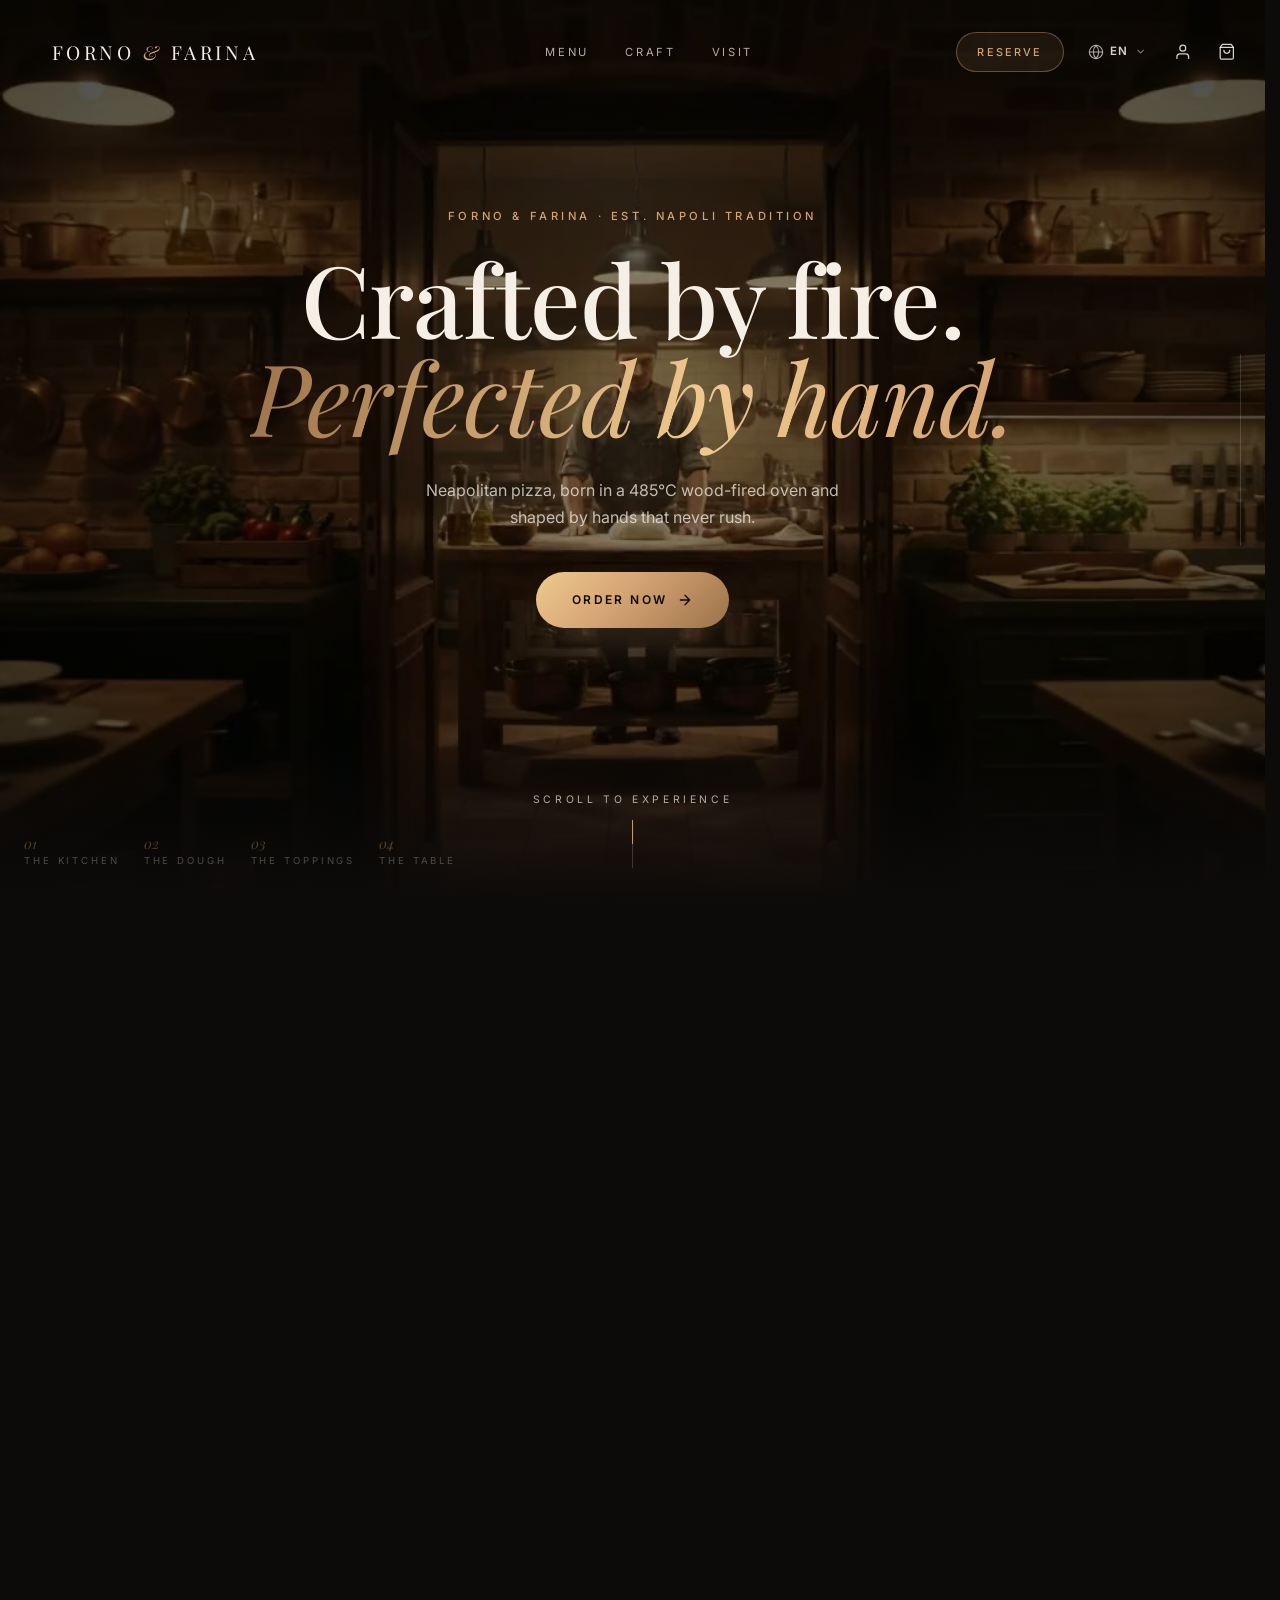
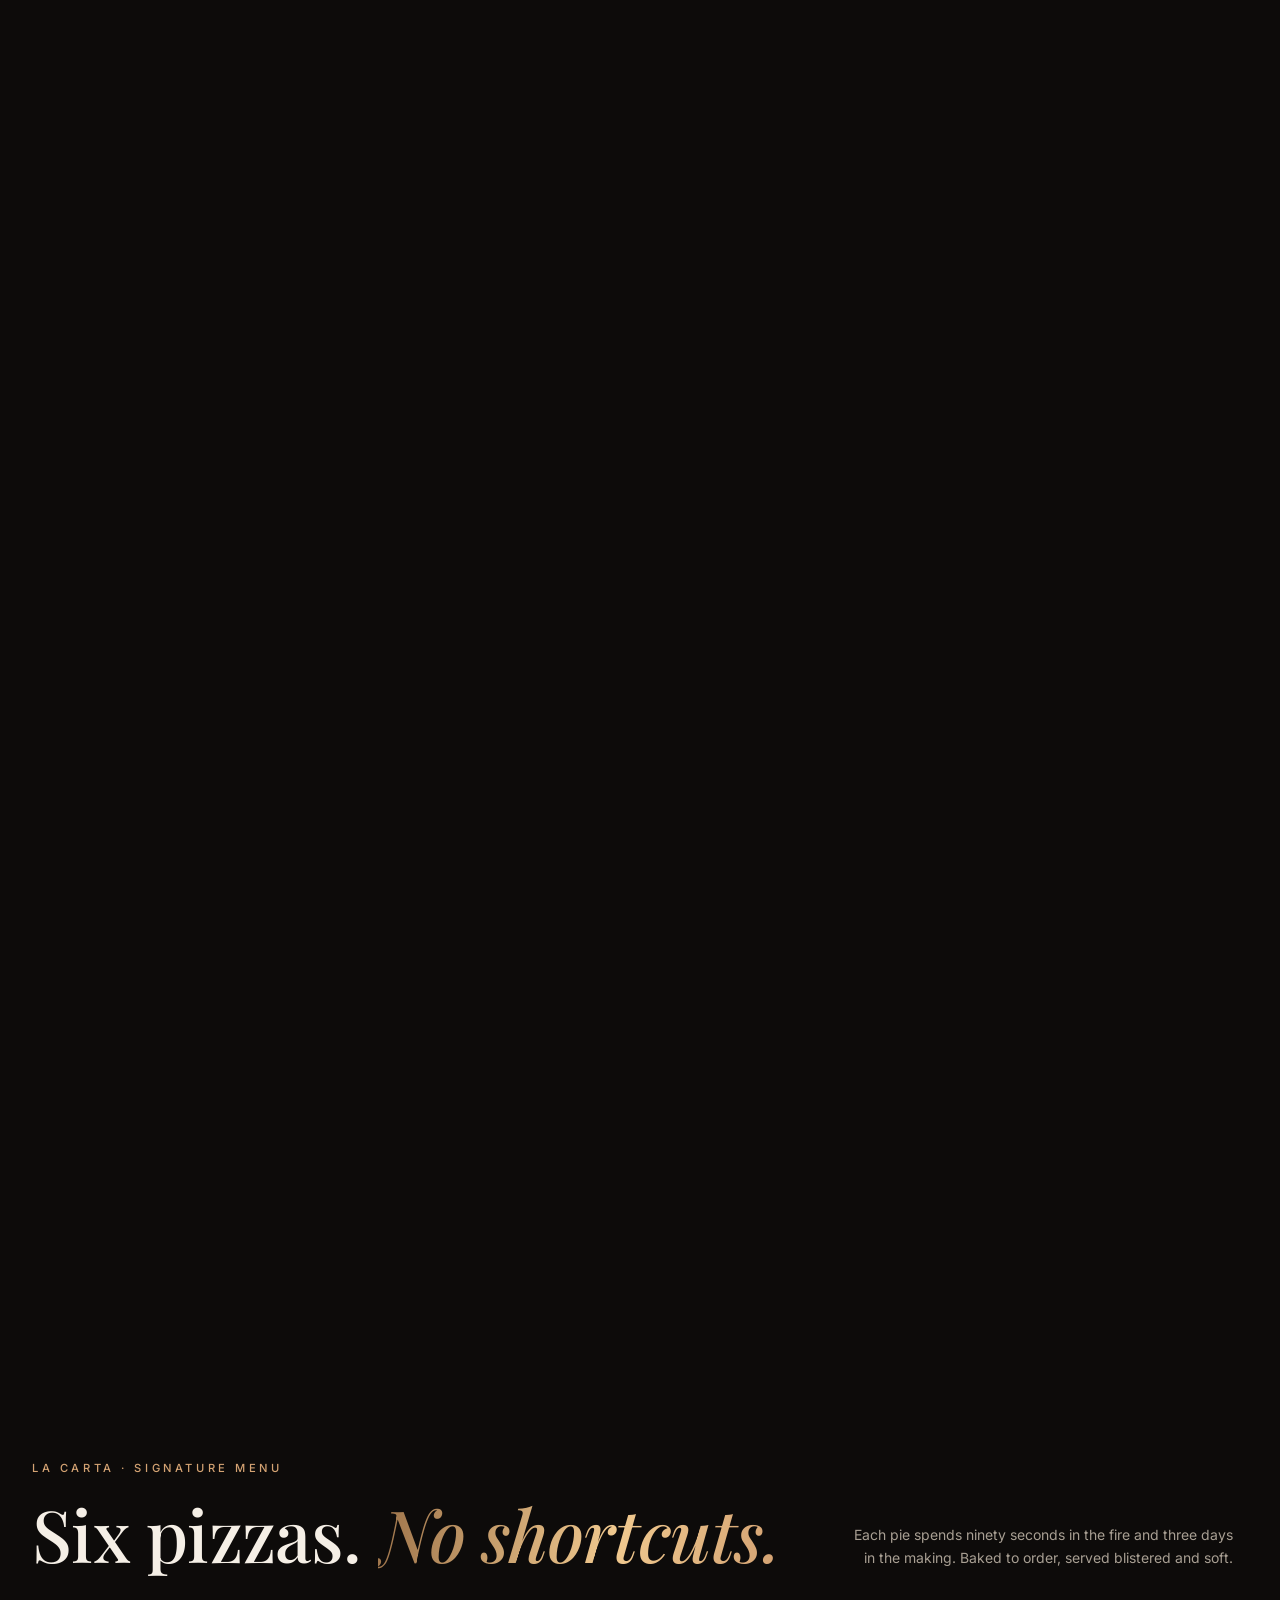
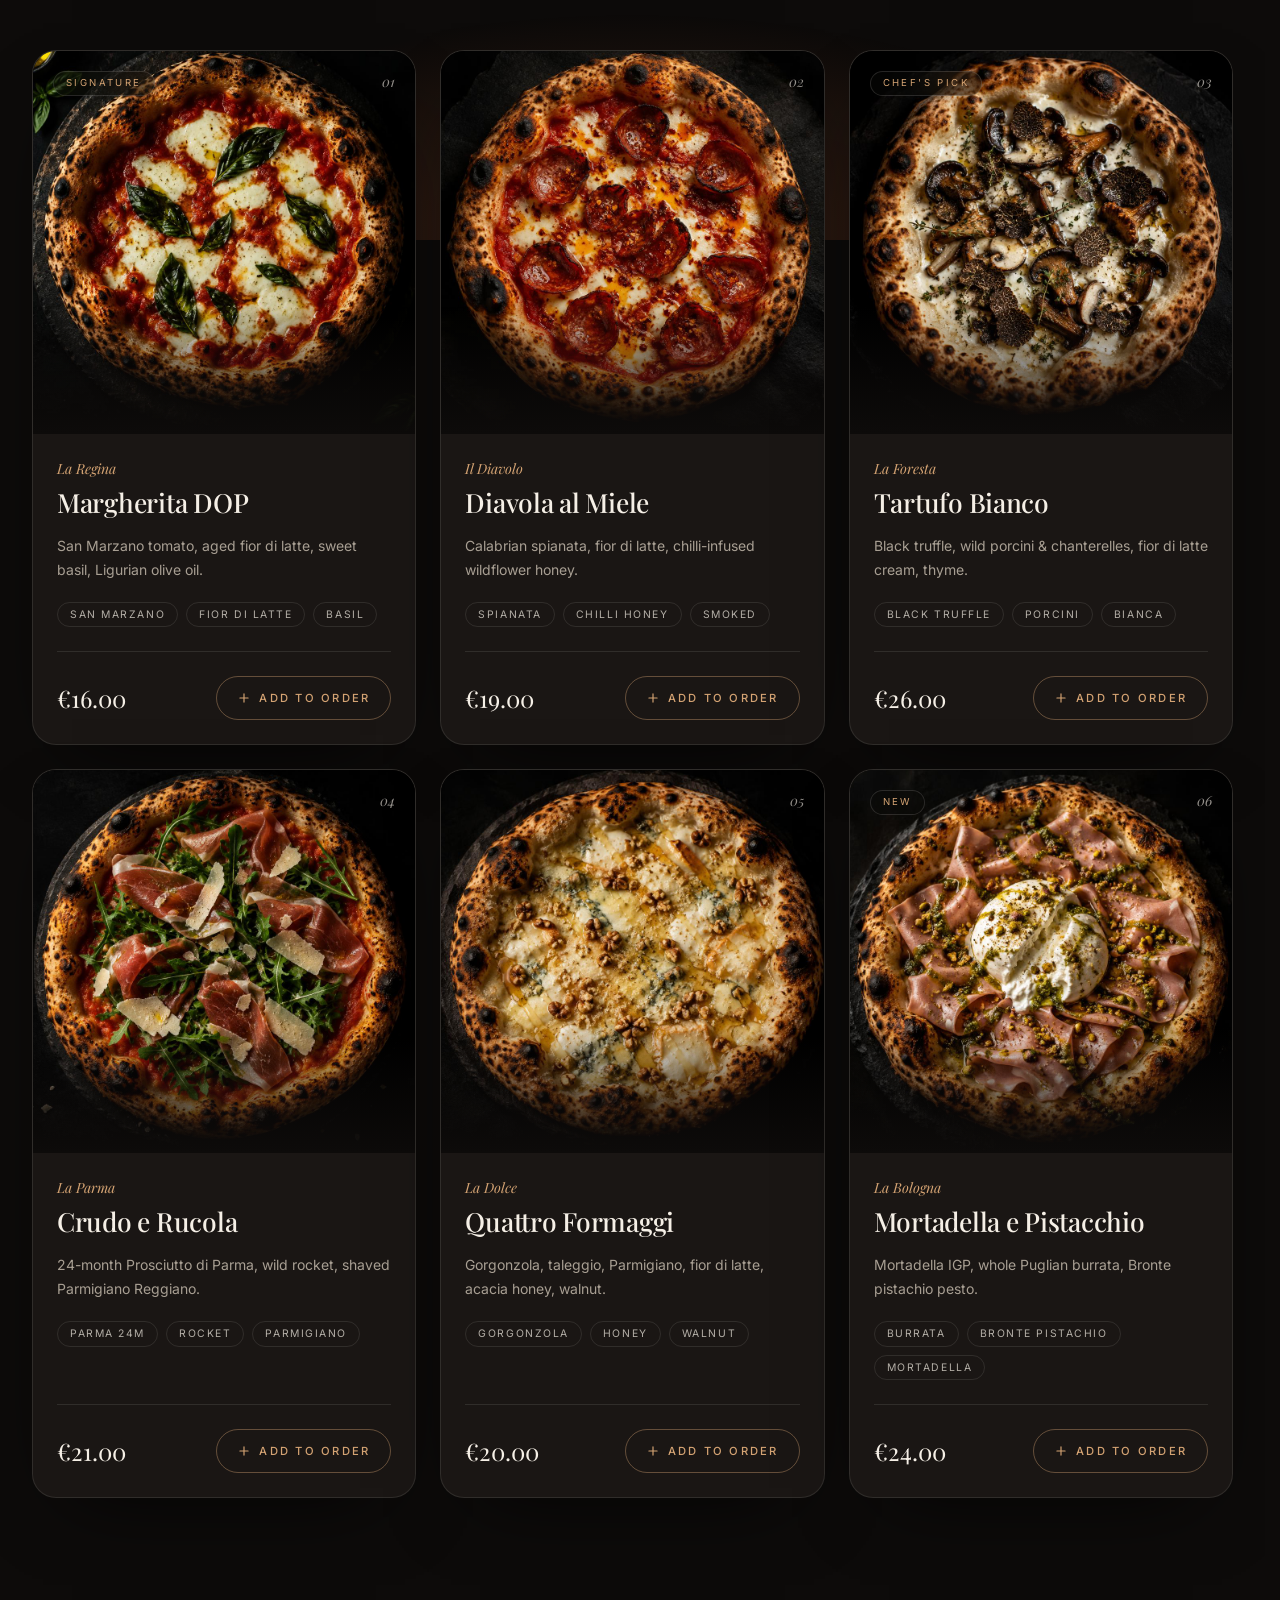
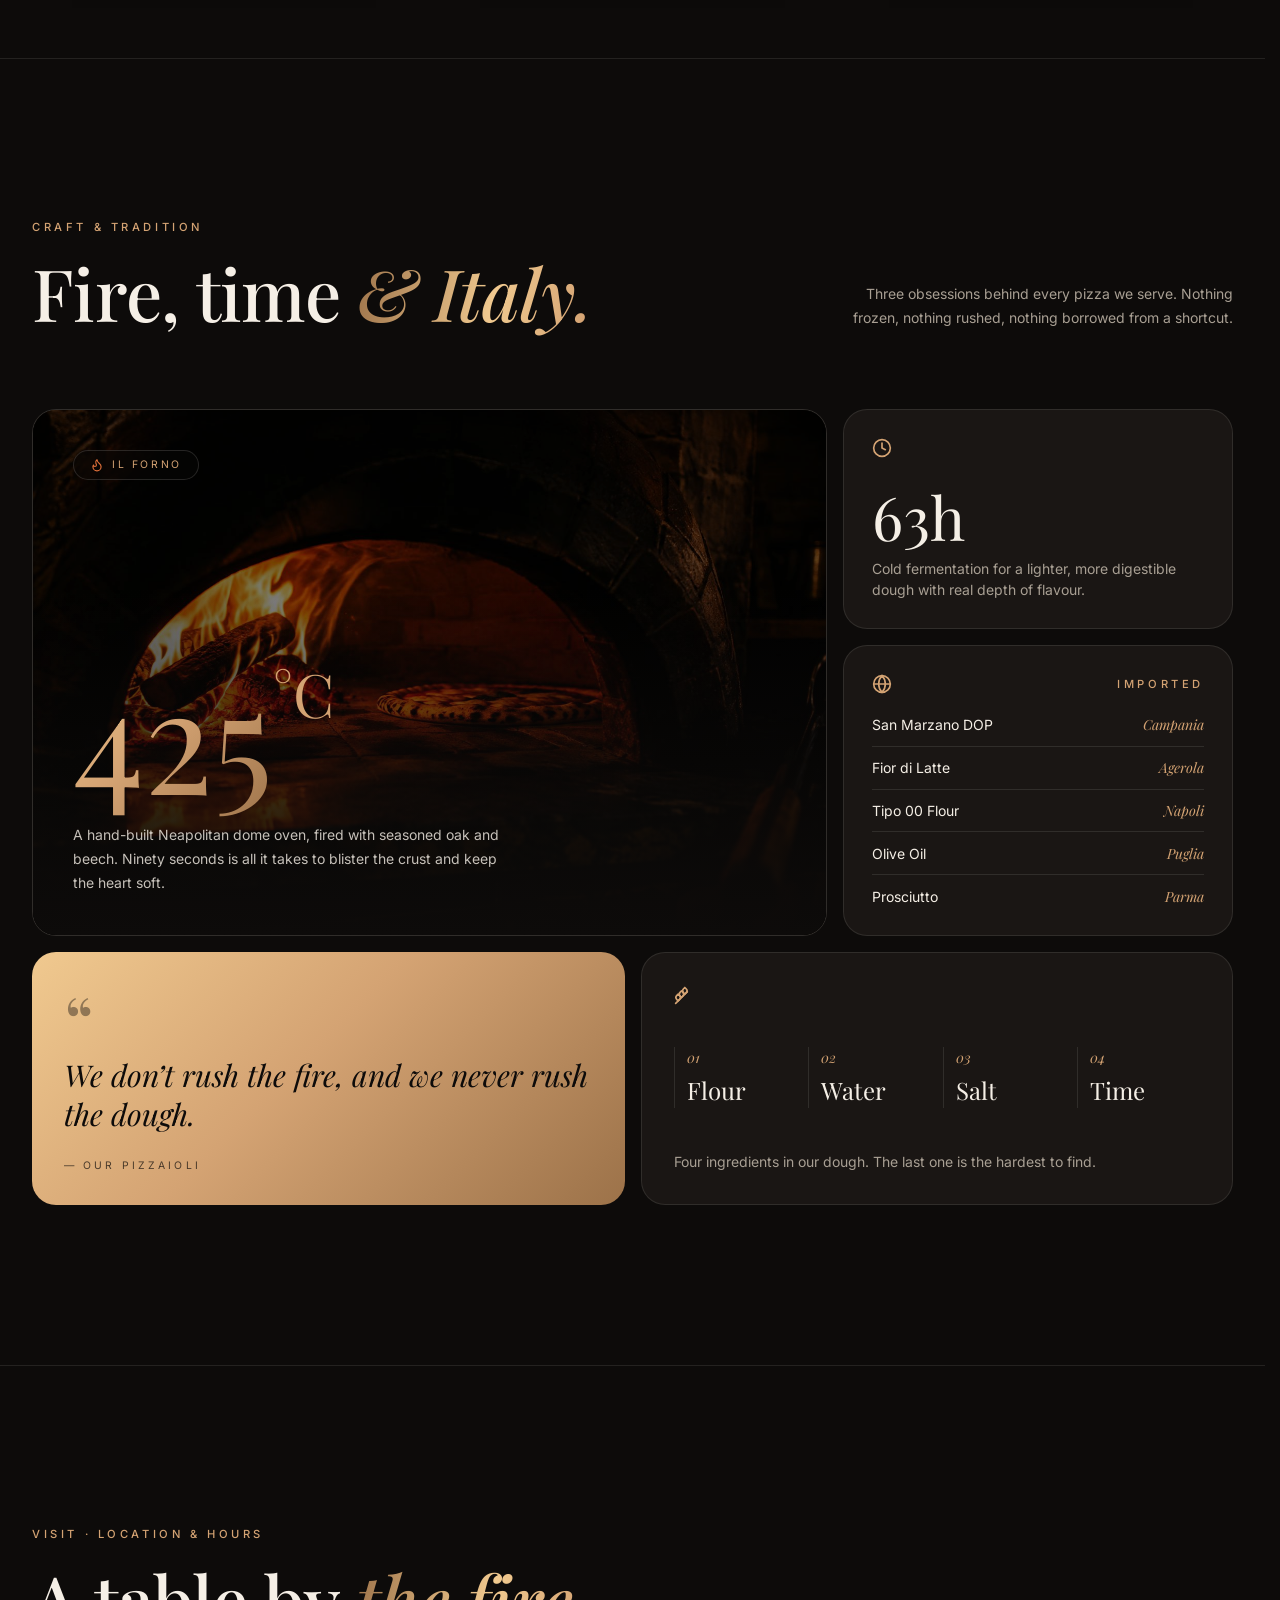
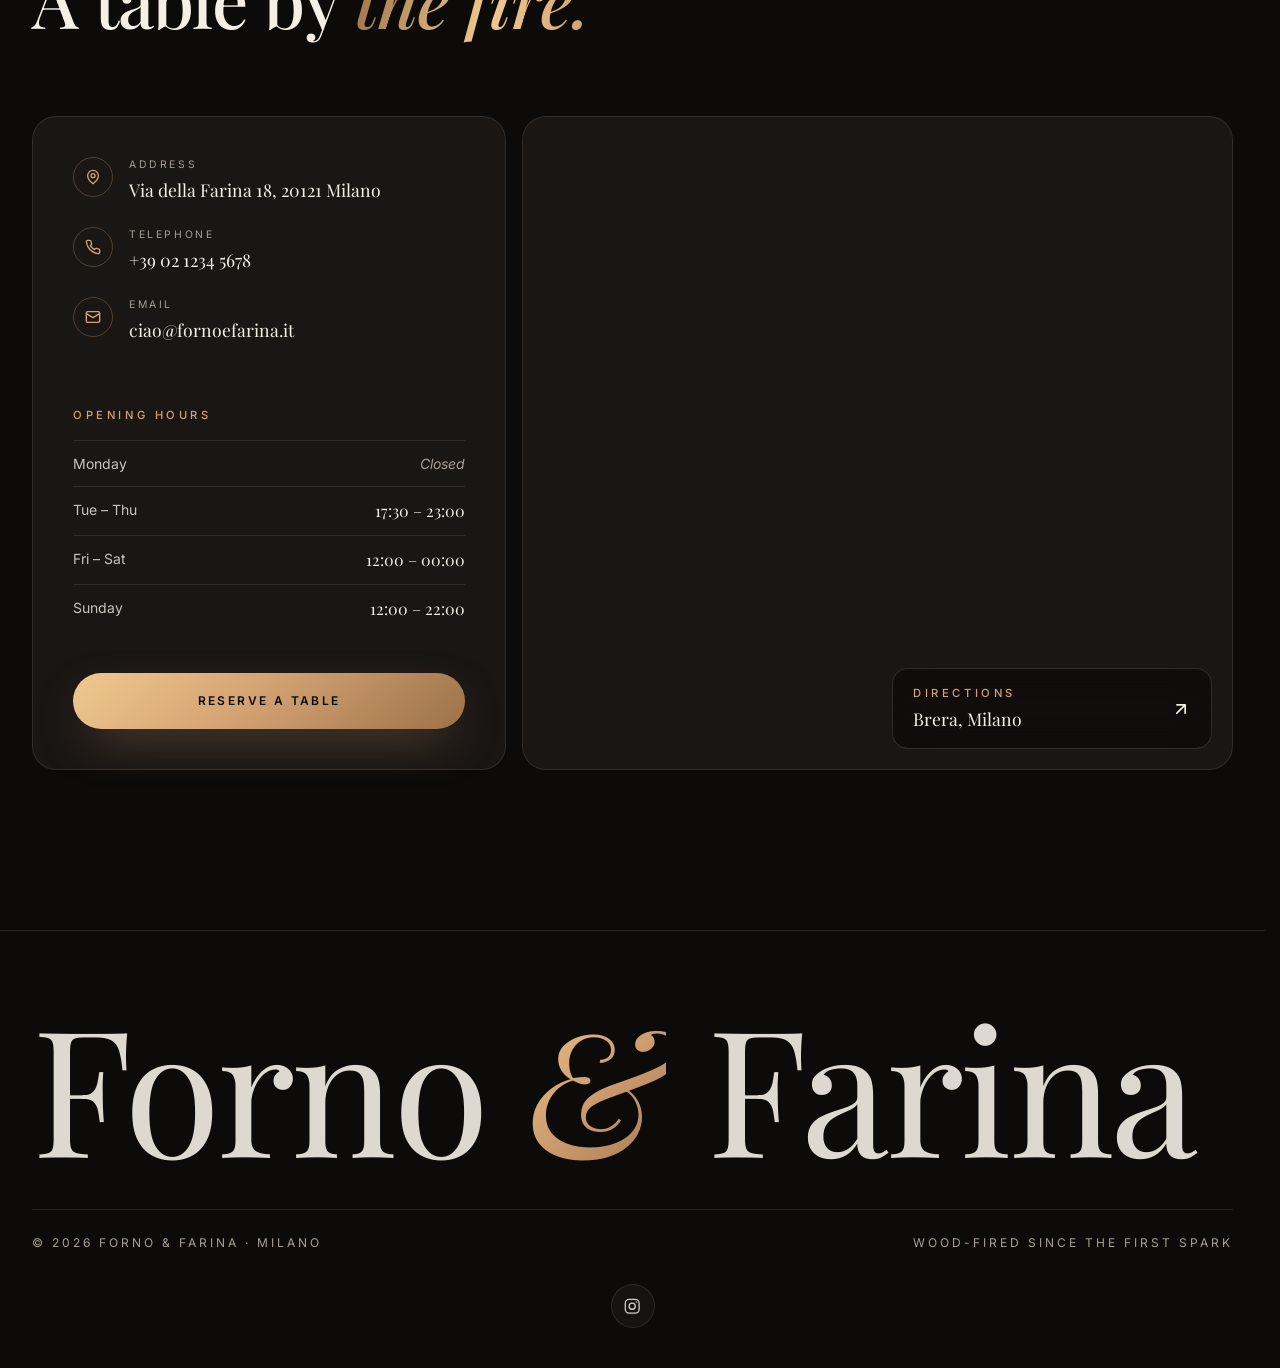
<file: index.html>
<!DOCTYPE html>
<html lang="en" data-i18n-root>
<head>
<meta charset="utf-8">
<meta name="viewport" content="width=device-width, initial-scale=1">
<title>Forno &amp; Farina</title>
<meta name="description" content="Wood-fired Neapolitan pizza in Milano. 72-hour fermented dough, a 485°C brick oven and imported Italian ingredients. Order online or reserve a table.">
<meta name="robots" content="index, follow, max-image-preview:large">
<meta name="theme-color" content="#0D0B0A">
<link rel="canonical" href="https://YOUR-DOMAIN.com/">
<link rel="icon" href="assets/favicon.svg?v=2" type="image/svg+xml" sizes="any">
<link rel="icon" href="assets/favicon-48.png?v=2" type="image/png" sizes="48x48">
<link rel="icon" href="assets/favicon-96.png?v=2" type="image/png" sizes="96x96">
<link rel="icon" href="assets/favicon-192.png?v=2" type="image/png" sizes="192x192">
<link rel="shortcut icon" href="favicon.ico?v=2">
<link rel="apple-touch-icon" href="assets/apple-touch-icon.png?v=2">

<meta property="og:type" content="website">
<meta property="og:site_name" content="Forno &amp; Farina">
<meta property="og:title" content="Forno &amp; Farina — Wood-Fired Neapolitan Pizza in Milano">
<meta property="og:description" content="Wood-fired Neapolitan pizza in Milano. 72-hour fermented dough, a 485°C brick oven and imported Italian ingredients. Order online or reserve a table.">
<meta property="og:url" content="https://YOUR-DOMAIN.com/">
<meta property="og:image" content="https://YOUR-DOMAIN.com/assets/pizza-hero-poster.jpg">
<meta name="twitter:card" content="summary_large_image">
<meta name="twitter:title" content="Forno &amp; Farina — Wood-Fired Neapolitan Pizza in Milano">
<meta name="twitter:description" content="Wood-fired Neapolitan pizza in Milano. 72-hour fermented dough, a 485°C brick oven and imported Italian ingredients. Order online or reserve a table.">
<meta name="twitter:image" content="https://YOUR-DOMAIN.com/assets/pizza-hero-poster.jpg">

<link rel="preconnect" href="https://fonts.googleapis.com">
<link rel="preconnect" href="https://fonts.gstatic.com" crossorigin>
<link href="https://fonts.googleapis.com/css2?family=Inter:wght@300;400;500;600&family=Playfair+Display:ital,wght@0,400;0,500;0,600;0,700;1,400;1,500&display=swap" rel="stylesheet">
<link rel="preload" as="image" href="assets/pizza-hero-poster.jpg">
<link rel="stylesheet" href="css/style.css">
<link rel="stylesheet" href="css/animations.css">
<link rel="stylesheet" href="css/loader.css">
<script>document.documentElement.classList.add("js","loading")</script>
<script type="application/ld+json">{"@context": "https://schema.org", "@type": "Restaurant", "name": "Forno & Farina", "description": "Wood-fired Neapolitan pizza in Milano. 72-hour fermented dough, a 485°C brick oven and imported Italian ingredients. Order online or reserve a table.", "url": "https://YOUR-DOMAIN.com/", "image": "https://YOUR-DOMAIN.com/assets/pizza-hero-poster.jpg", "servesCuisine": "Neapolitan Pizza", "priceRange": "€€", "telephone": "+39 02 1234 5678", "email": "ciao@fornoefarina.it", "address": {"@type": "PostalAddress", "streetAddress": "Via della Farina 18", "postalCode": "20121", "addressLocality": "Milano", "addressCountry": "IT"}, "openingHoursSpecification": [{"@type": "OpeningHoursSpecification", "dayOfWeek": ["Tuesday", "Wednesday", "Thursday"], "opens": "17:30", "closes": "23:00"}, {"@type": "OpeningHoursSpecification", "dayOfWeek": ["Friday", "Saturday"], "opens": "12:00", "closes": "23:59"}, {"@type": "OpeningHoursSpecification", "dayOfWeek": "Sunday", "opens": "12:00", "closes": "22:00"}], "hasMenu": {"@type": "Menu", "hasMenuItem": [{"@type": "MenuItem", "name": "Margherita DOP", "description": "San Marzano tomato, aged fior di latte, sweet basil, Ligurian olive oil.", "offers": {"@type": "Offer", "price": 16, "priceCurrency": "EUR"}}, {"@type": "MenuItem", "name": "Diavola al Miele", "description": "Calabrian spianata, fior di latte, chilli-infused wildflower honey.", "offers": {"@type": "Offer", "price": 19, "priceCurrency": "EUR"}}, {"@type": "MenuItem", "name": "Tartufo Bianco", "description": "Black truffle, wild porcini & chanterelles, fior di latte cream, thyme.", "offers": {"@type": "Offer", "price": 26, "priceCurrency": "EUR"}}, {"@type": "MenuItem", "name": "Crudo e Rucola", "description": "24-month Prosciutto di Parma, wild rocket, shaved Parmigiano Reggiano.", "offers": {"@type": "Offer", "price": 21, "priceCurrency": "EUR"}}, {"@type": "MenuItem", "name": "Quattro Formaggi", "description": "Gorgonzola, taleggio, Parmigiano, fior di latte, acacia honey, walnut.", "offers": {"@type": "Offer", "price": 20, "priceCurrency": "EUR"}}, {"@type": "MenuItem", "name": "Mortadella e Pistacchio", "description": "Mortadella IGP, whole Puglian burrata, Bronte pistachio pesto.", "offers": {"@type": "Offer", "price": 24, "priceCurrency": "EUR"}}]}}</script>
</head>
<body id="top">
<div class="loader" id="loader" role="status" aria-live="polite" aria-label="Loading">
  <div class="ld-glow" aria-hidden="true"></div>
  <div class="ld-inner">
    <svg class="ld-slice" viewBox="0 0 64 64" aria-hidden="true">
      <path class="cheese" pathLength="1" d="M10 21Q32 9 54 21L32 57Z"/>
      <path class="crust" pathLength="1" d="M5 17Q32 0 59 17Q60 23 54 23Q32 12 10 23Q4 23 5 17Z"/>
      <circle class="pep" cx="24" cy="30" r="5"/><circle class="pep" cx="39" cy="29" r="4.4"/><circle class="pep" cx="31.5" cy="43" r="4"/>
    </svg>
    <p class="ld-brand">Forno <em>&amp;</em> Farina</p>
    <p class="ld-sub">Pizza · Napoletana</p>
    <div class="ld-bar" style="--p:.05"><i></i></div>
    <p class="ld-pct">0%</p>
  </div>
</div>
<script src="js/loader.js"></script>


<svg width="0" height="0" style="position:absolute" aria-hidden="true">
  <symbol id="i-arrow" viewBox="0 0 24 24"><path d="M5 12h14M12 5l7 7-7 7"/></symbol>
  <symbol id="i-bag" viewBox="0 0 24 24"><path d="M6 2 3 6v14a2 2 0 0 0 2 2h14a2 2 0 0 0 2-2V6l-3-4Z"/><path d="M3 6h18"/><path d="M16 10a4 4 0 0 1-8 0"/></symbol>
  <symbol id="i-plus" viewBox="0 0 24 24"><path d="M5 12h14M12 5v14"/></symbol>
  <symbol id="i-minus" viewBox="0 0 24 24"><path d="M5 12h14"/></symbol>
  <symbol id="i-menu" viewBox="0 0 24 24"><path d="M4 8h16M4 16h16"/></symbol>
  <symbol id="i-x" viewBox="0 0 24 24"><path d="M18 6 6 18M6 6l12 12"/></symbol>
  <symbol id="i-flame" viewBox="0 0 24 24"><path d="M8.5 14.5A2.5 2.5 0 0 0 11 12c0-1.38-.5-2-1-3-1.072-2.143-.224-4.054 2-6 .5 2.5 2 4.9 4 6.5 2 1.6 3 3.5 3 5.5a7 7 0 1 1-14 0c0-1.153.433-2.294 1-3a2.5 2.5 0 0 0 2.5 2.5z"/></symbol>
  <symbol id="i-clock" viewBox="0 0 24 24"><circle cx="12" cy="12" r="10"/><path d="M12 6v6l4 2"/></symbol>
  <symbol id="i-globe" viewBox="0 0 24 24"><circle cx="12" cy="12" r="10"/><path d="M12 2a14.5 14.5 0 0 0 0 20 14.5 14.5 0 0 0 0-20M2 12h20"/></symbol>
  <symbol id="i-wheat" viewBox="0 0 24 24"><path d="M2 22 16 8"/><path d="M3.47 12.53 5 11l1.53 1.53a3.5 3.5 0 0 1 0 4.94L5 19l-1.53-1.53a3.5 3.5 0 0 1 0-4.94Z"/><path d="M7.47 8.53 9 7l1.53 1.53a3.5 3.5 0 0 1 0 4.94L9 15l-1.53-1.53a3.5 3.5 0 0 1 0-4.94Z"/><path d="M11.47 4.53 13 3l1.53 1.53a3.5 3.5 0 0 1 0 4.94L13 11l-1.53-1.53a3.5 3.5 0 0 1 0-4.94Z"/></symbol>
  <symbol id="i-pin" viewBox="0 0 24 24"><path d="M20 10c0 6-8 12-8 12s-8-6-8-12a8 8 0 0 1 16 0Z"/><circle cx="12" cy="10" r="3"/></symbol>
  <symbol id="i-phone" viewBox="0 0 24 24"><path d="M22 16.92v3a2 2 0 0 1-2.18 2 19.79 19.79 0 0 1-8.63-3.07 19.5 19.5 0 0 1-6-6 19.79 19.79 0 0 1-3.07-8.67A2 2 0 0 1 4.11 2h3a2 2 0 0 1 2 1.72 12.84 12.84 0 0 0 .7 2.81 2 2 0 0 1-.45 2.11L8.09 9.91a16 16 0 0 0 6 6l1.27-1.27a2 2 0 0 1 2.11-.45 12.84 12.84 0 0 0 2.81.7A2 2 0 0 1 22 16.92z"/></symbol>
  <symbol id="i-mail" viewBox="0 0 24 24"><rect x="2" y="4" width="20" height="16" rx="2"/><path d="m22 7-10 6L2 7"/></symbol>
  <symbol id="i-chev" viewBox="0 0 24 24"><path d="m6 9 6 6 6-6"/></symbol>
  <symbol id="i-cal" viewBox="0 0 24 24"><rect x="3" y="4" width="18" height="18" rx="3"/><path d="M16 2v4M8 2v4M3 10h18"/></symbol>
  <symbol id="i-user" viewBox="0 0 24 24"><path d="M20 21v-2a4 4 0 0 0-4-4H8a4 4 0 0 0-4 4v2"/><circle cx="12" cy="7" r="4"/></symbol>
  <symbol id="i-insta" viewBox="0 0 24 24"><rect x="3" y="3" width="18" height="18" rx="5"/><circle cx="12" cy="12" r="4"/><circle cx="17.5" cy="6.5" r="1" fill="currentColor" stroke="none"/></symbol>
  <symbol id="i-up-right" viewBox="0 0 24 24"><path d="M7 7h10v10M7 17 17 7"/></symbol>
</svg>

<header class="site-header">
  <nav class="nav" aria-label="Main">
    <button class="menu-btn" id="menu-btn" type="button" aria-expanded="false" aria-controls="mobile-menu" aria-label="Menu">
      <svg class="icon i-open" aria-hidden="true"><use href="#i-menu"/></svg>
      <svg class="icon i-close" aria-hidden="true"><use href="#i-x"/></svg>
    </button>
    <a href="#top" class="logo" aria-label="Forno &amp; Farina — home">FORNO <em>&amp;</em> FARINA</a>
    <ul class="nav-links">
      <li><a href="menu.html" data-i18n="nav.menu">Menu</a></li>
      <li><a href="#craft" data-i18n="nav.craft">Craft</a></li>
      <li><a href="#visit" data-i18n="nav.visit">Visit</a></li>
    </ul>
    <div class="nav-actions">
      <button class="btn btn-line btn-sm" type="button" data-reserve data-i18n="nav.reserve">Reserve</button>
      <div class="lang-switch" id="lang-switch">
        <button class="lang-btn" id="lang-btn" type="button" aria-haspopup="listbox" aria-expanded="false" aria-controls="lang-menu" aria-label="Language">
          <svg class="icon globe" aria-hidden="true"><use href="#i-globe"/></svg>
          <span id="lang-current">EN</span>
          <svg class="icon chev" aria-hidden="true"><use href="#i-chev"/></svg>
        </button>
        <ul class="lang-menu" id="lang-menu" role="listbox" hidden>
          <li role="option" data-lang="en"><span class="flag">EN</span> English</li>
          <li role="option" data-lang="ru"><span class="flag">RU</span> Русский</li>
          <li role="option" data-lang="uz"><span class="flag">UZ</span> O&#39;zbekcha</li>
        </ul>
      </div>
      <div class="acct" id="acct">
        <button class="cart-btn acct-btn" id="acct-btn" type="button" aria-expanded="false" aria-label="Sign in">
          <svg class="icon user" aria-hidden="true"><use href="#i-user"/></svg>
          <span class="initial" aria-hidden="true"></span>
        </button>
        <div class="lang-menu acct-menu" id="acct-menu" role="menu" hidden>
          <p class="acct-who" id="acct-who"></p>
          <p class="acct-email" id="acct-email"></p>
          <button class="acct-out" id="logout" type="button" role="menuitem" data-i18n="auth.logout">Log out</button>
        </div>
      </div>
      <button class="cart-btn" id="cart-open" type="button" aria-label="Open order, 0 items">
        <svg class="icon" aria-hidden="true"><use href="#i-bag"/></svg>
        <span class="cart-count" id="cart-count" hidden>0</span>
      </button>
    </div>
  </nav>
  <div class="mobile-menu" id="mobile-menu" inert>
    <a href="menu.html" data-i18n="nav.menu">Menu</a>
    <a href="#craft" data-i18n="nav.craft">Craft</a>
    <a href="#visit" data-i18n="nav.visit">Visit</a>
    <button class="btn btn-line btn-sm" type="button" data-reserve data-i18n="nav.reserve">Reserve</button>
  </div>
</header>

<main>
  <!-- HERO: skroll qilganda video orqada yuradi -->
  <section class="hero" id="hero" aria-label="The making of our pizza">
    <div class="hero-sticky">
      <video id="hero-video" src="assets/pizza-hero.mp4" poster="assets/pizza-hero-poster.jpg" muted playsinline preload="auto" aria-hidden="true"></video>
      <div class="hero-vignette"></div>
      <div class="fade-ink hero-fade"></div>

      <div class="stage s1">
        <div class="hero-intro">
          <p class="eyebrow" data-i18n="hero.eyebrow">Forno &amp; Farina · Est. Napoli Tradition</p>
          <h1><span data-i18n="hero.title1">Crafted by fire.</span><br><em class="gold" data-i18n="hero.title2">Perfected by hand.</em></h1>
          <p class="hero-sub" data-i18n="hero.sub">Neapolitan pizza, born in a 485°C wood-fired oven and shaped by hands that never rush.</p>
          <button class="btn btn-gold btn-xl" type="button" data-href="menu.html"><span data-i18n="hero.orderNow">Order Now</span> <svg class="icon" aria-hidden="true"><use href="#i-arrow"/></svg></button>
        </div>
        <div class="scroll-cue" aria-hidden="true"><span data-i18n="hero.scrollCue">Scroll to Experience</span><span class="cue-line"></span></div>
      </div>

      <div class="stage s2">
        <article class="glass-card glass">
          <header><span class="eyebrow">Il Impasto</span><span data-i18n="hero.step2of4">02 / 04</span></header>
          <h2><span data-i18n="dough.title1">72-Hour</span> <em class="gold" data-i18n="dough.title2">Fermented</em> <span data-i18n="dough.title3">Dough</span></h2>
          <p class="lead" data-i18n="dough.lead">Organic stone-ground flour, cold spring water and sea salt — hand-kneaded on rustic oak tables, then left to rest for three slow days until it’s light, airy and deeply flavourful.</p>
          <dl class="stats">
            <div><dt>72h</dt><dd data-i18n="dough.stat1">Cold rest</dd></div><div><dt>4</dt><dd data-i18n="dough.stat2">Ingredients</dd></div><div><dt>100%</dt><dd data-i18n="dough.stat3">Organic</dd></div>
          </dl>
        </article>
      </div>

      <div class="stage s3">
        <article class="glass-card glass">
          <header><span class="eyebrow">Gli Ingredienti</span><span data-i18n="hero.step3of4">03 / 04</span></header>
          <h2><span data-i18n="ingr.title1">Pure Ingredients</span> <em class="gold" data-i18n="ingr.title2">in Motion</em></h2>
          <ul class="ingredients">
            <li><div><b>San Marzano DOP</b><span data-i18n="ingr.item1">Sun-ripened in volcanic Campanian soil</span></div></li>
            <li><div><b>Fior di Latte</b><span data-i18n="ingr.item2">Aged mozzarella from the Agerola hills</span></div></li>
            <li><div><b>Sweet Basil</b><span data-i18n="ingr.item3">Picked fresh every morning</span></div></li>
          </ul>
        </article>
      </div>

      <div class="stage s4">
        <div class="inner">
          <p class="eyebrow">Servito</p>
          <h2><span data-i18n="served.title1">From our oven</span><br><em class="gold" data-i18n="served.title2">to your table.</em></h2>
          <div class="cta-row">
            <button class="btn btn-gold btn-xl" type="button" data-href="menu.html"><span data-i18n="served.exploreMenu">Explore the Menu</span> <svg class="icon" aria-hidden="true"><use href="#i-arrow"/></svg></button>
            <button class="btn btn-glass btn-xl glass" type="button" data-reserve data-i18n="served.reserveTable">Reserve a Table</button>
          </div>
        </div>
      </div>

      <div class="rail" aria-hidden="true"><i></i></div>
      <div class="stage-labels" aria-hidden="true">
        <div><p>01</p><p data-i18n="stageLabels.kitchen">The Kitchen</p></div><div><p>02</p><p data-i18n="stageLabels.dough">The Dough</p></div><div><p>03</p><p data-i18n="stageLabels.toppings">The Toppings</p></div><div><p>04</p><p data-i18n="stageLabels.table">The Table</p></div>
      </div>
    </div>
  </section>

  <!-- MENU -->
  <section id="menu" class="section">
    <div class="ember"></div>
    <div class="container">
      <div class="heading reveal">
        <div><p class="eyebrow">La Carta · Signature Menu</p><h2><span data-i18n="menu.title1">Six pizzas.</span> <em class="gold" data-i18n="menu.title2">No shortcuts.</em></h2></div>
        <p class="intro" data-i18n="menu.intro">Each pie spends ninety seconds in the fire and three days in the making. Baked to order, served blistered and soft.</p>
      </div>
      <div class="grid-menu">
        <article class="pizza reveal" style="--d:0.0s" data-id="margherita" data-name="Margherita DOP" data-price="16" data-img="assets/pizza-margherita.jpg">
          <div class="photo">
            <img src="assets/pizza-margherita.jpg" alt="Margherita DOP pizza" width="1024" height="1024" loading="lazy">
            <div class="fade-ink"></div><span class="badge glass" data-i18n="badge.signature">Signature</span>
            <span class="num">01</span>
          </div>
          <div class="body">
            <p class="it">La Regina</p>
            <h3>Margherita DOP</h3>
            <p class="desc" data-i18n="pizza.margherita.desc">San Marzano tomato, aged fior di latte, sweet basil, Ligurian olive oil.</p>
            <ul class="tags"><li data-i18n="tag.sanMarzano">San Marzano</li><li data-i18n="tag.fiorDiLatte">Fior di Latte</li><li data-i18n="tag.basil">Basil</li></ul>
            <div class="buy">
              <span class="price">€16.00</span>
              <button class="add" data-add type="button"><svg class="icon" aria-hidden="true"><use href="#i-plus"/></svg> <span data-i18n="menu.addToOrder">Add to Order</span></button>
            </div>
          </div>
        </article>
        <article class="pizza reveal" style="--d:0.1s" data-id="diavola" data-name="Diavola al Miele" data-price="19" data-img="assets/pizza-diavola.jpg">
          <div class="photo">
            <img src="assets/pizza-diavola.jpg" alt="Diavola al Miele pizza" width="1024" height="1024" loading="lazy">
            <div class="fade-ink"></div>
            <span class="num">02</span>
          </div>
          <div class="body">
            <p class="it">Il Diavolo</p>
            <h3>Diavola al Miele</h3>
            <p class="desc" data-i18n="pizza.diavola.desc">Calabrian spianata, fior di latte, chilli-infused wildflower honey.</p>
            <ul class="tags"><li data-i18n="tag.spianata">Spianata</li><li data-i18n="tag.chilliHoney">Chilli Honey</li><li data-i18n="tag.smoked">Smoked</li></ul>
            <div class="buy">
              <span class="price">€19.00</span>
              <button class="add" data-add type="button"><svg class="icon" aria-hidden="true"><use href="#i-plus"/></svg> <span data-i18n="menu.addToOrder">Add to Order</span></button>
            </div>
          </div>
        </article>
        <article class="pizza reveal" style="--d:0.2s" data-id="tartufo" data-name="Tartufo Bianco" data-price="26" data-img="assets/pizza-tartufo.jpg">
          <div class="photo">
            <img src="assets/pizza-tartufo.jpg" alt="Tartufo Bianco pizza" width="1024" height="1024" loading="lazy">
            <div class="fade-ink"></div><span class="badge glass" data-i18n="badge.chefsPick">Chef&#39;s Pick</span>
            <span class="num">03</span>
          </div>
          <div class="body">
            <p class="it">La Foresta</p>
            <h3>Tartufo Bianco</h3>
            <p class="desc" data-i18n="pizza.tartufo.desc">Black truffle, wild porcini &amp; chanterelles, fior di latte cream, thyme.</p>
            <ul class="tags"><li data-i18n="tag.blackTruffle">Black Truffle</li><li data-i18n="tag.porcini">Porcini</li><li data-i18n="tag.bianca">Bianca</li></ul>
            <div class="buy">
              <span class="price">€26.00</span>
              <button class="add" data-add type="button"><svg class="icon" aria-hidden="true"><use href="#i-plus"/></svg> <span data-i18n="menu.addToOrder">Add to Order</span></button>
            </div>
          </div>
        </article>
        <article class="pizza reveal" style="--d:0.0s" data-id="prosciutto" data-name="Crudo e Rucola" data-price="21" data-img="assets/pizza-prosciutto.jpg">
          <div class="photo">
            <img src="assets/pizza-prosciutto.jpg" alt="Crudo e Rucola pizza" width="1024" height="1024" loading="lazy">
            <div class="fade-ink"></div>
            <span class="num">04</span>
          </div>
          <div class="body">
            <p class="it">La Parma</p>
            <h3>Crudo e Rucola</h3>
            <p class="desc" data-i18n="pizza.prosciutto.desc">24-month Prosciutto di Parma, wild rocket, shaved Parmigiano Reggiano.</p>
            <ul class="tags"><li data-i18n="tag.parma24m">Parma 24m</li><li data-i18n="tag.rocket">Rocket</li><li data-i18n="tag.parmigiano">Parmigiano</li></ul>
            <div class="buy">
              <span class="price">€21.00</span>
              <button class="add" data-add type="button"><svg class="icon" aria-hidden="true"><use href="#i-plus"/></svg> <span data-i18n="menu.addToOrder">Add to Order</span></button>
            </div>
          </div>
        </article>
        <article class="pizza reveal" style="--d:0.1s" data-id="formaggi" data-name="Quattro Formaggi" data-price="20" data-img="assets/pizza-formaggi.jpg">
          <div class="photo">
            <img src="assets/pizza-formaggi.jpg" alt="Quattro Formaggi pizza" width="1024" height="1024" loading="lazy">
            <div class="fade-ink"></div>
            <span class="num">05</span>
          </div>
          <div class="body">
            <p class="it">La Dolce</p>
            <h3>Quattro Formaggi</h3>
            <p class="desc" data-i18n="pizza.formaggi.desc">Gorgonzola, taleggio, Parmigiano, fior di latte, acacia honey, walnut.</p>
            <ul class="tags"><li data-i18n="tag.gorgonzola">Gorgonzola</li><li data-i18n="tag.honey">Honey</li><li data-i18n="tag.walnut">Walnut</li></ul>
            <div class="buy">
              <span class="price">€20.00</span>
              <button class="add" data-add type="button"><svg class="icon" aria-hidden="true"><use href="#i-plus"/></svg> <span data-i18n="menu.addToOrder">Add to Order</span></button>
            </div>
          </div>
        </article>
        <article class="pizza reveal" style="--d:0.2s" data-id="burrata" data-name="Mortadella e Pistacchio" data-price="24" data-img="assets/pizza-burrata.jpg">
          <div class="photo">
            <img src="assets/pizza-burrata.jpg" alt="Mortadella e Pistacchio pizza" width="1024" height="1024" loading="lazy">
            <div class="fade-ink"></div><span class="badge glass" data-i18n="badge.new">New</span>
            <span class="num">06</span>
          </div>
          <div class="body">
            <p class="it">La Bologna</p>
            <h3>Mortadella e Pistacchio</h3>
            <p class="desc" data-i18n="pizza.burrata.desc">Mortadella IGP, whole Puglian burrata, Bronte pistachio pesto.</p>
            <ul class="tags"><li data-i18n="tag.burrata">Burrata</li><li data-i18n="tag.brontePistachio">Bronte Pistachio</li><li data-i18n="tag.mortadella">Mortadella</li></ul>
            <div class="buy">
              <span class="price">€24.00</span>
              <button class="add" data-add type="button"><svg class="icon" aria-hidden="true"><use href="#i-plus"/></svg> <span data-i18n="menu.addToOrder">Add to Order</span></button>
            </div>
          </div>
        </article>
      </div>
    </div>
  </section>

  <!-- CRAFT -->
  <section id="craft" class="section bordered">
    <div class="container">
      <div class="heading reveal">
        <div><p class="eyebrow" data-i18n="craft.eyebrow">Craft &amp; Tradition</p><h2><span data-i18n="craft.title1">Fire, time</span> <em class="gold" data-i18n="craft.title2">&amp; Italy.</em></h2></div>
        <p class="intro" data-i18n="craft.intro">Three obsessions behind every pizza we serve. Nothing frozen, nothing rushed, nothing borrowed from a shortcut.</p>
      </div>
      <div class="bento">
        <div class="tile oven reveal">
          <img src="assets/brick-oven.jpg" alt="Wood-fired brick oven with open flames" width="1536" height="1024" loading="lazy">
          <div class="hero-vignette"></div><div class="fade-ink"></div>
          <div class="oven-in">
            <span class="chip glass"><svg class="icon" aria-hidden="true"><use href="#i-flame"/></svg> Il Forno</span>
            <div>
              <p class="big"><span class="gold" data-count="485">485</span><sup>°C</sup></p>
              <p class="t" data-i18n="craft.oven.text">A hand-built Neapolitan dome oven, fired with seasoned oak and beech. Ninety seconds is all it takes to blister the crust and keep the heart soft.</p>
            </div>
          </div>
        </div>
        <div class="tile h72 reveal" style="--d:.1s">
          <svg class="icon ic" aria-hidden="true"><use href="#i-clock"/></svg>
          <div><p class="big" data-count="72" data-suffix="h">72h</p><p class="t" data-i18n="craft.cold.text">Cold fermentation for a lighter, more digestible dough with real depth of flavour.</p></div>
        </div>
        <div class="tile ingr reveal" style="--d:.2s">
          <div class="row"><svg class="icon ic" aria-hidden="true"><use href="#i-globe"/></svg><span class="eyebrow" data-i18n="craft.imported">Imported</span></div>
          <ul class="origins">
            <li><span>San Marzano DOP</span><em>Campania</em></li><li><span>Fior di Latte</span><em>Agerola</em></li>
            <li><span>Tipo 00 Flour</span><em>Napoli</em></li><li><span>Olive Oil</span><em>Puglia</em></li><li><span>Prosciutto</span><em>Parma</em></li>
          </ul>
        </div>
        <div class="tile quote reveal">
          <span class="mark" aria-hidden="true">“</span>
          <p class="q" data-i18n="craft.quote.text">We don’t rush the fire, and we never rush the dough.</p>
          <p class="by" data-i18n="craft.quote.by">— Our Pizzaioli</p>
        </div>
        <div class="tile four reveal" style="--d:.1s">
          <svg class="icon ic" aria-hidden="true"><use href="#i-wheat"/></svg>
          <div class="four-grid"><div><p>01</p><p data-i18n="craft.four.flour">Flour</p></div><div><p>02</p><p data-i18n="craft.four.water">Water</p></div><div><p>03</p><p data-i18n="craft.four.salt">Salt</p></div><div><p>04</p><p data-i18n="craft.four.time">Time</p></div></div>
          <p data-i18n="craft.four.text">Four ingredients in our dough. The last one is the hardest to find.</p>
        </div>
      </div>
    </div>
  </section>

  <!-- VISIT -->
  <section id="visit" class="section bordered">
    <div class="container">
      <div class="heading reveal"><div><p class="eyebrow" data-i18n="visit.eyebrow">Visit · Location &amp; Hours</p><h2><span data-i18n="visit.title1">A table by</span> <em class="gold" data-i18n="visit.title2">the fire.</em></h2></div></div>
      <div class="visit-grid">
        <div class="info-card reveal">
          <div>
            <div class="info"><span class="ico"><svg class="icon" aria-hidden="true"><use href="#i-pin"/></svg></span><div><small data-i18n="visit.address">Address</small><address style="font-style:normal"><p>Via della Farina 18, 20121 Milano</p></address></div></div>
            <div class="info"><span class="ico"><svg class="icon" aria-hidden="true"><use href="#i-phone"/></svg></span><div><small data-i18n="visit.telephone">Telephone</small><p><a href="tel:+390212345678">+39 02 1234 5678</a></p></div></div>
            <div class="info"><span class="ico"><svg class="icon" aria-hidden="true"><use href="#i-mail"/></svg></span><div><small data-i18n="visit.email">Email</small><p><a href="mailto:ciao@fornoefarina.it">ciao@fornoefarina.it</a></p></div></div>
          </div>
          <div class="hours">
            <span class="eyebrow" data-i18n="visit.hours">Opening Hours</span>
            <dl>
              <div><dt data-i18n="day.monday">Monday</dt><dd class="closed" data-i18n="visit.closed">Closed</dd></div>
              <div><dt data-i18n="day.tueThu">Tue – Thu</dt><dd>17:30 – 23:00</dd></div>
              <div><dt data-i18n="day.friSat">Fri – Sat</dt><dd>12:00 – 00:00</dd></div>
              <div><dt data-i18n="day.sunday">Sunday</dt><dd>12:00 – 22:00</dd></div>
            </dl>
          </div>
          <button class="btn btn-gold btn-xl" type="button" data-reserve data-i18n="served.reserveTable">Reserve a Table</button>
        </div>
        <div class="map reveal" style="--d:.1s">
          <iframe title="Map to Forno &amp; Farina" src="https://www.google.com/maps?q=Piazza%20del%20Duomo%2C%20Milano&amp;z=15&amp;output=embed" loading="lazy" referrerpolicy="no-referrer-when-downgrade"></iframe>
          <a class="dir glass-strong" href="https://www.google.com/maps/search/?api=1&amp;query=Via%20della%20Farina%2018%2C%2020121%20Milano" target="_blank" rel="noopener">
            <span><span class="eyebrow" data-i18n="visit.directions">Directions</span><b>Brera, Milano</b></span>
            <svg class="icon" aria-hidden="true"><use href="#i-up-right"/></svg>
          </a>
        </div>
      </div>
    </div>
  </section>
</main>

<footer class="site-footer">
  <div class="container">
    <p class="brand">Forno <em class="gold">&amp;</em> Farina</p>
    <div class="foot-row"><span>© <span id="year">2026</span> Forno &amp; Farina · Milano</span><span data-i18n="footer.tagline">Wood-fired since the first spark</span></div>
    <a class="insta-round" href="https://www.instagram.com/xoji.dev/" target="_blank" rel="noopener noreferrer" aria-label="Instagram @xoji.dev" title="Instagram">
      <svg class="icon" aria-hidden="true"><use href="#i-insta"/></svg>
    </a>
  </div>
</footer>

<!-- Savat -->
<div class="overlay" id="overlay"></div>
<aside class="drawer" id="drawer" role="dialog" aria-modal="true" aria-labelledby="drawer-title" aria-hidden="true">
  <div class="drawer-head">
    <p class="eyebrow">Il Tuo Ordine</p>
    <h2 id="drawer-title" data-i18n="drawer.title">Your Order</h2>
    <p class="sub" id="drawer-sub" data-i18n="drawer.empty">Nothing in the oven yet.</p>
    <button class="close" type="button" aria-label="Close"><svg class="icon" aria-hidden="true"><use href="#i-x"/></svg></button>
  </div>
  <div class="drawer-body" id="drawer-body"></div>
  <div class="drawer-foot" id="drawer-foot" hidden>
    <div class="sub-row"><span data-i18n="drawer.subtotal">Subtotal</span><span id="drawer-total">€0.00</span></div>
    <button class="btn btn-gold btn-xl" type="button" id="place-order"><span data-i18n="drawer.placeOrder">Place Order</span> · <span id="place-total">€0.00</span></button>
  </div>
</aside>

<!-- Ro'yxatdan o'tish / Kirish -->
<dialog id="auth" aria-labelledby="auth-title">
  <div class="auth-box">
    <button class="close" type="button" id="auth-close" aria-label="Close"><svg class="icon" aria-hidden="true"><use href="#i-x"/></svg></button>
    <p class="eyebrow">Benvenuto</p>
    <h2 id="auth-title" data-i18n="auth.title">Join to order</h2>
    <p class="lead" data-i18n="auth.lead">Create an account to place your order. It takes less than a minute.</p>
    <div class="auth-tabs" role="tablist">
      <button type="button" role="tab" data-auth-tab="register" aria-selected="true" data-i18n="auth.tab.register">Sign up</button>
      <button type="button" role="tab" data-auth-tab="login" aria-selected="false" data-i18n="auth.tab.login">Log in</button>
    </div>
    <form id="register-form" novalidate-off>
    <div class="field"><label for="a-name" data-i18n="auth.name">auth.name</label><input id="a-name" name="name" type="text" required autocomplete="name" minlength="2" maxlength="60" placeholder="Sofia Russo"></div>
    <div class="field"><label for="a-email" data-i18n="auth.email">auth.email</label><input id="a-email" name="email" type="email" required autocomplete="email" placeholder="sofia@email.com"></div>
    <div class="field"><label for="a-pass" data-i18n="auth.password">auth.password</label><input id="a-pass" name="password" type="password" required autocomplete="new-password" placeholder="••••••" minlength="6" maxlength="100"></div>
    <div class="field"><label for="a-pass2" data-i18n="auth.confirm">auth.confirm</label><input id="a-pass2" name="confirm" type="password" required autocomplete="new-password" placeholder="••••••" minlength="6" maxlength="100"></div>
    <p class="form-err" role="alert"></p>
    <button class="btn btn-gold btn-xl" type="submit" data-i18n="auth.register">Create account</button>
    <p class="auth-alt"><span data-i18n="auth.haveAccount">Already have an account?</span> <button type="button" data-auth-switch="login" data-i18n="auth.login">Log in</button></p>
    </form>
    <form id="login-form" hidden>
    <div class="field"><label for="l-email" data-i18n="auth.email">auth.email</label><input id="l-email" name="email" type="email" required autocomplete="email" placeholder="sofia@email.com"></div>
    <div class="field"><label for="l-pass" data-i18n="auth.password">auth.password</label><input id="l-pass" name="password" type="password" required autocomplete="current-password" placeholder="••••••"></div>
    <p class="form-err" role="alert"></p>
    <button class="btn btn-gold btn-xl" type="submit" data-i18n="auth.login">Log in</button>
    <p class="auth-alt"><span data-i18n="auth.noAccount">New here?</span> <button type="button" data-auth-switch="register" data-i18n="auth.tab.register">Sign up</button></p>
    </form>
  </div>
</dialog>

<!-- Bron qilish -->
<dialog id="reserve" aria-labelledby="reserve-title">
  <form id="reserve-form">
    <button class="close" type="button" id="reserve-close" aria-label="Close"><svg class="icon" aria-hidden="true"><use href="#i-x"/></svg></button>
    <p class="eyebrow">Prenota</p>
    <h2 id="reserve-title" data-i18n="served.reserveTable">Reserve a Table</h2>
    <p class="lead" data-i18n="reserve.lead">Tell us when you’d like to join us by the fire.</p>
    <div class="field"><label for="r-name" data-i18n="reserve.name">Name</label><input id="r-name" name="name" required autocomplete="name" placeholder="Sofia Russo"></div>
    <div class="field"><label for="r-email" data-i18n="reserve.email">Email</label><input id="r-email" name="email" type="email" required autocomplete="email" placeholder="sofia@email.com"></div>
    <div class="two">
      <div class="field dd" id="date-dd"><label for="r-date-btn" data-i18n="reserve.date">Date</label>
        <button type="button" class="dd-btn" id="r-date-btn" aria-haspopup="dialog" aria-expanded="false"><span class="dd-val"></span><svg class="icon" aria-hidden="true"><use href="#i-cal"/></svg></button>
        <input id="r-date" name="date" type="date" required class="native-hidden" tabindex="-1" aria-hidden="true">
        <div class="pop cal" id="cal-pop" role="dialog" aria-label="Calendar" hidden></div></div>
      <div class="field dd" id="guests-dd"><label for="r-guests-btn" data-i18n="reserve.guests">Guests</label>
        <button type="button" class="dd-btn" id="r-guests-btn" aria-haspopup="listbox" aria-expanded="false"><span class="dd-val">2</span><svg class="icon chev" aria-hidden="true"><use href="#i-chev"/></svg></button>
        <input type="hidden" id="r-guests" name="guests" value="2">
        <div class="pop guests-pop" id="guests-pop" role="listbox" hidden></div></div>
    </div>
    <div class="field"><span class="lbl" data-i18n="reserve.time">Time</span><div class="slots" id="slots"></div></div>
    <button class="btn btn-gold btn-xl" type="submit" data-i18n="reserve.confirm">Confirm Request</button>
  </form>
</dialog>

<div class="toasts" id="toasts" aria-live="polite"></div>
<script src="js/i18n.js" defer></script>
<script src="js/auth.js" defer></script>
<script src="js/main.js" defer></script>
<script src="js/animations.js" defer></script>
</body>
</html>
</file>
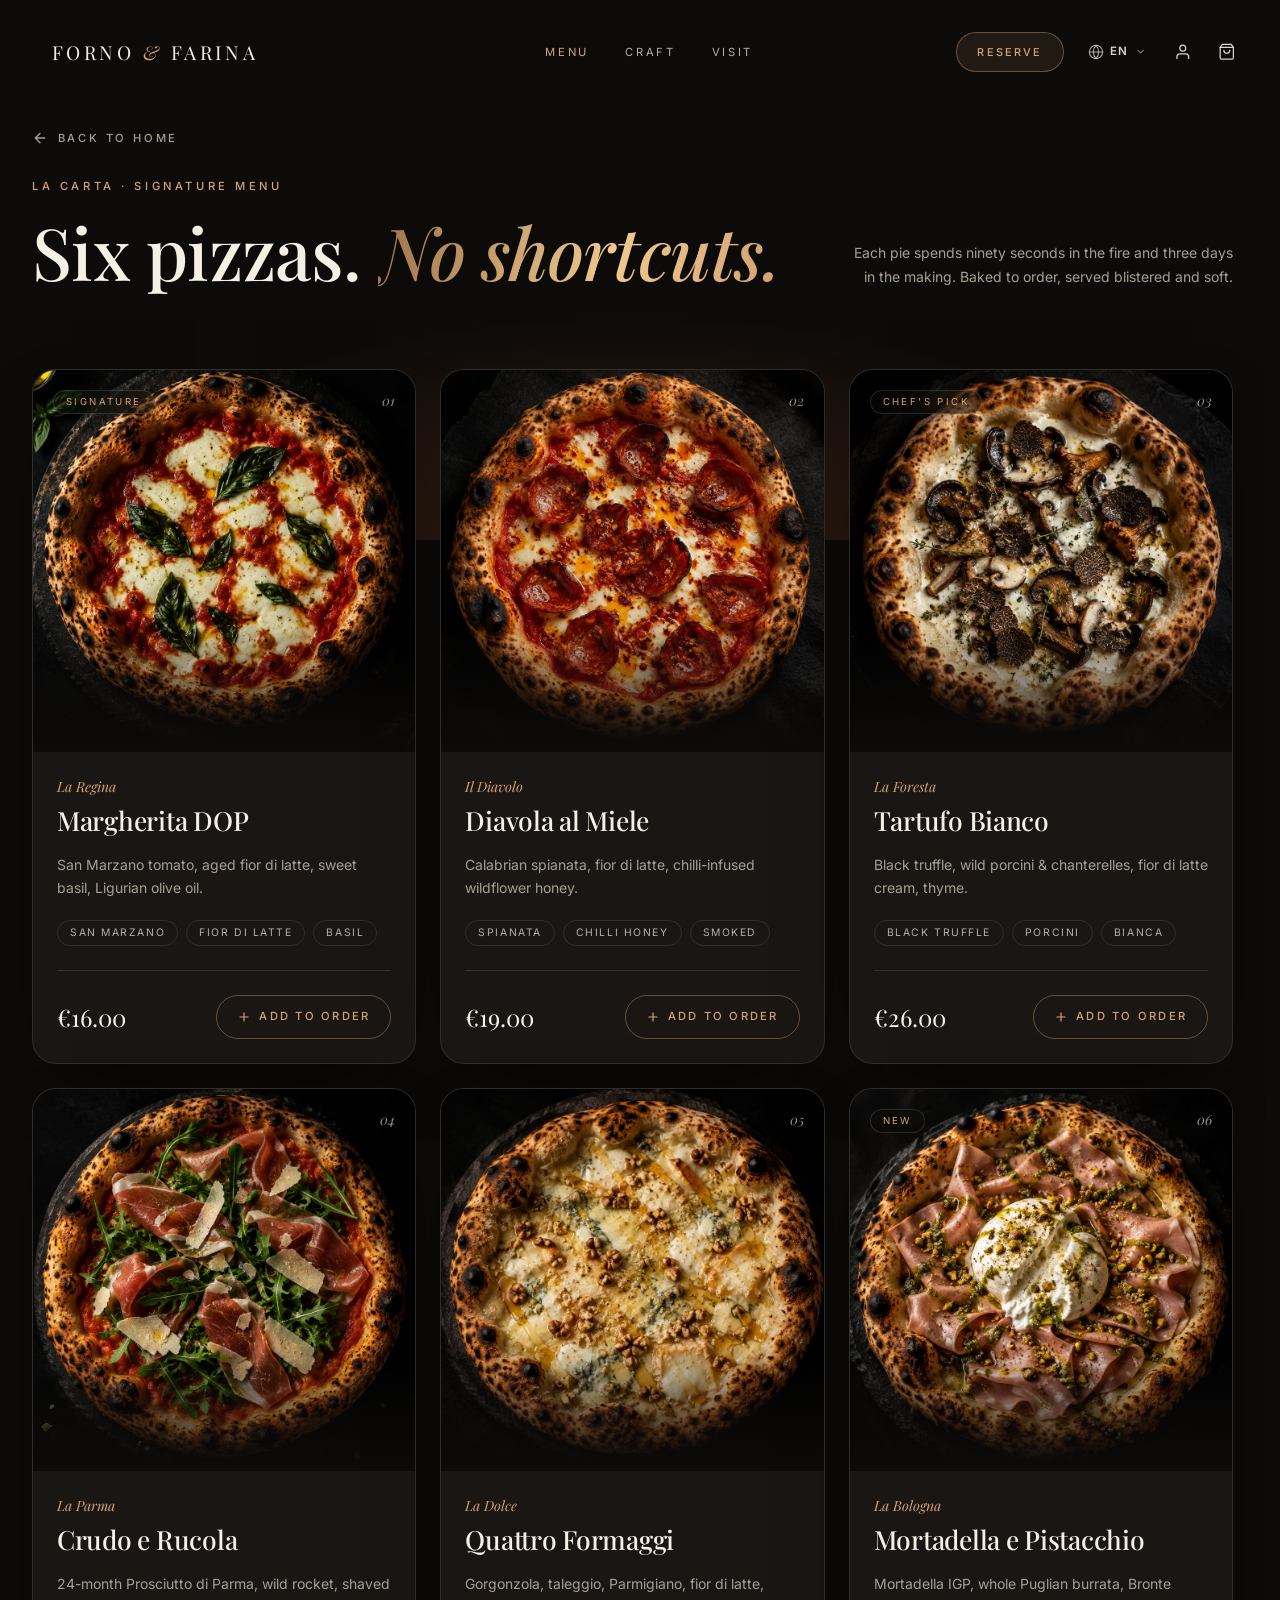
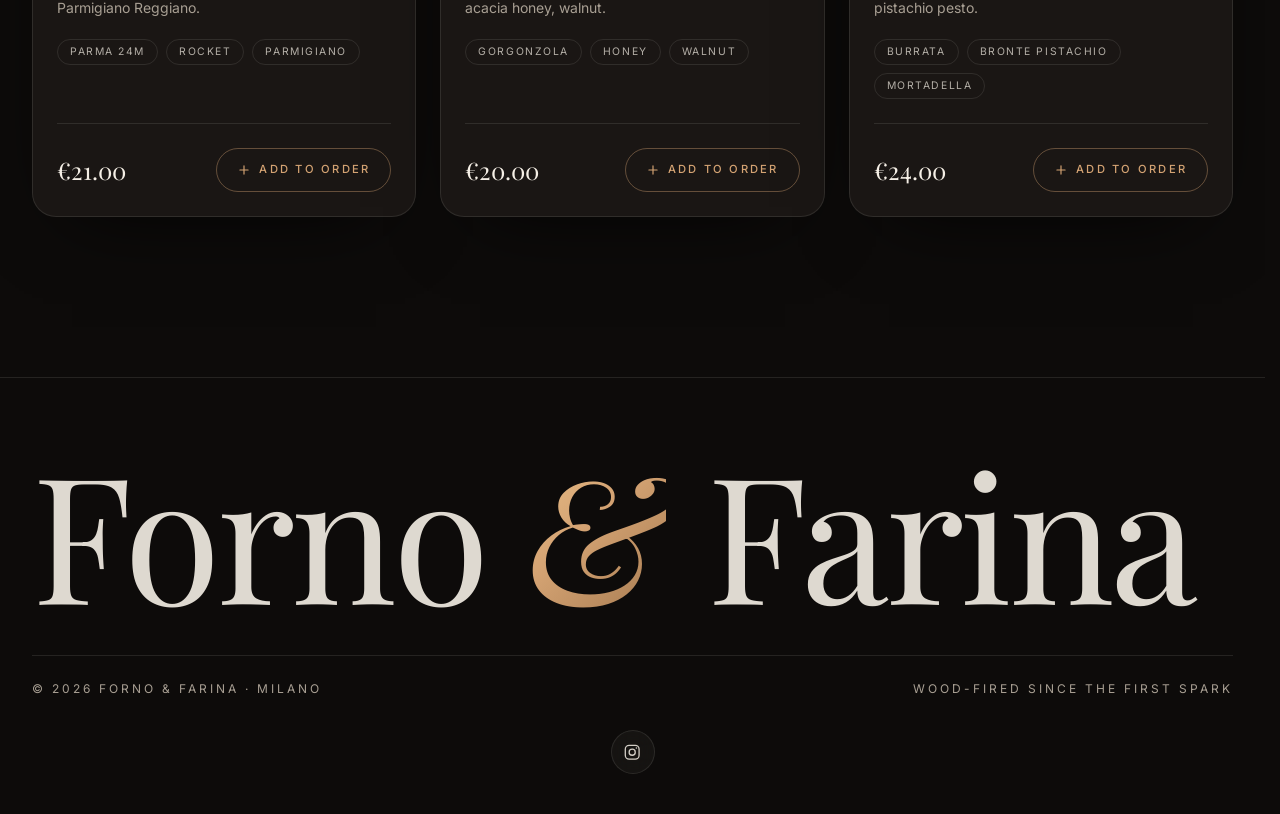
<file: menu.html>
<!DOCTYPE html>
<html lang="en" data-i18n-root>
<head>
<meta charset="utf-8">
<meta name="viewport" content="width=device-width, initial-scale=1">
<title>Menu — Forno &amp; Farina</title>
<meta name="description" content="Wood-fired Neapolitan pizza in Milano. 72-hour fermented dough, a 485°C brick oven and imported Italian ingredients. Order online or reserve a table.">
<meta name="robots" content="index, follow, max-image-preview:large">
<meta name="theme-color" content="#0D0B0A">
<link rel="canonical" href="https://YOUR-DOMAIN.com/menu.html">
<link rel="icon" href="assets/favicon.svg?v=2" type="image/svg+xml" sizes="any">
<link rel="icon" href="assets/favicon-48.png?v=2" type="image/png" sizes="48x48">
<link rel="icon" href="assets/favicon-96.png?v=2" type="image/png" sizes="96x96">
<link rel="icon" href="assets/favicon-192.png?v=2" type="image/png" sizes="192x192">
<link rel="shortcut icon" href="favicon.ico?v=2">
<link rel="apple-touch-icon" href="assets/apple-touch-icon.png?v=2">

<meta property="og:type" content="website">
<meta property="og:site_name" content="Forno &amp; Farina">
<meta property="og:title" content="Forno &amp; Farina — Wood-Fired Neapolitan Pizza in Milano">
<meta property="og:description" content="Wood-fired Neapolitan pizza in Milano. 72-hour fermented dough, a 485°C brick oven and imported Italian ingredients. Order online or reserve a table.">
<meta property="og:url" content="https://YOUR-DOMAIN.com/menu.html">
<meta property="og:image" content="https://YOUR-DOMAIN.com/assets/pizza-hero-poster.jpg">
<meta name="twitter:card" content="summary_large_image">
<meta name="twitter:title" content="Forno &amp; Farina — Wood-Fired Neapolitan Pizza in Milano">
<meta name="twitter:description" content="Wood-fired Neapolitan pizza in Milano. 72-hour fermented dough, a 485°C brick oven and imported Italian ingredients. Order online or reserve a table.">
<meta name="twitter:image" content="https://YOUR-DOMAIN.com/assets/pizza-hero-poster.jpg">

<link rel="preconnect" href="https://fonts.googleapis.com">
<link rel="preconnect" href="https://fonts.gstatic.com" crossorigin>
<link href="https://fonts.googleapis.com/css2?family=Inter:wght@300;400;500;600&family=Playfair+Display:ital,wght@0,400;0,500;0,600;0,700;1,400;1,500&display=swap" rel="stylesheet">
<link rel="stylesheet" href="css/style.css">
<link rel="stylesheet" href="css/animations.css">
<link rel="stylesheet" href="css/loader.css">
<script>document.documentElement.classList.add("js","loading")</script>
</head>
<body id="top">
<div class="loader" id="loader" role="status" aria-live="polite" aria-label="Loading">
  <div class="ld-glow" aria-hidden="true"></div>
  <div class="ld-inner">
    <svg class="ld-slice" viewBox="0 0 64 64" aria-hidden="true">
      <path class="cheese" pathLength="1" d="M10 21Q32 9 54 21L32 57Z"/>
      <path class="crust" pathLength="1" d="M5 17Q32 0 59 17Q60 23 54 23Q32 12 10 23Q4 23 5 17Z"/>
      <circle class="pep" cx="24" cy="30" r="5"/><circle class="pep" cx="39" cy="29" r="4.4"/><circle class="pep" cx="31.5" cy="43" r="4"/>
    </svg>
    <p class="ld-brand">Forno <em>&amp;</em> Farina</p>
    <p class="ld-sub">Pizza · Napoletana</p>
    <div class="ld-bar" style="--p:.05"><i></i></div>
    <p class="ld-pct">0%</p>
  </div>
</div>
<script src="js/loader.js"></script>


<svg width="0" height="0" style="position:absolute" aria-hidden="true">
  <symbol id="i-arrow" viewBox="0 0 24 24"><path d="M5 12h14M12 5l7 7-7 7"/></symbol>
  <symbol id="i-bag" viewBox="0 0 24 24"><path d="M6 2 3 6v14a2 2 0 0 0 2 2h14a2 2 0 0 0 2-2V6l-3-4Z"/><path d="M3 6h18"/><path d="M16 10a4 4 0 0 1-8 0"/></symbol>
  <symbol id="i-plus" viewBox="0 0 24 24"><path d="M5 12h14M12 5v14"/></symbol>
  <symbol id="i-minus" viewBox="0 0 24 24"><path d="M5 12h14"/></symbol>
  <symbol id="i-menu" viewBox="0 0 24 24"><path d="M4 8h16M4 16h16"/></symbol>
  <symbol id="i-x" viewBox="0 0 24 24"><path d="M18 6 6 18M6 6l12 12"/></symbol>
  <symbol id="i-flame" viewBox="0 0 24 24"><path d="M8.5 14.5A2.5 2.5 0 0 0 11 12c0-1.38-.5-2-1-3-1.072-2.143-.224-4.054 2-6 .5 2.5 2 4.9 4 6.5 2 1.6 3 3.5 3 5.5a7 7 0 1 1-14 0c0-1.153.433-2.294 1-3a2.5 2.5 0 0 0 2.5 2.5z"/></symbol>
  <symbol id="i-clock" viewBox="0 0 24 24"><circle cx="12" cy="12" r="10"/><path d="M12 6v6l4 2"/></symbol>
  <symbol id="i-globe" viewBox="0 0 24 24"><circle cx="12" cy="12" r="10"/><path d="M12 2a14.5 14.5 0 0 0 0 20 14.5 14.5 0 0 0 0-20M2 12h20"/></symbol>
  <symbol id="i-wheat" viewBox="0 0 24 24"><path d="M2 22 16 8"/><path d="M3.47 12.53 5 11l1.53 1.53a3.5 3.5 0 0 1 0 4.94L5 19l-1.53-1.53a3.5 3.5 0 0 1 0-4.94Z"/><path d="M7.47 8.53 9 7l1.53 1.53a3.5 3.5 0 0 1 0 4.94L9 15l-1.53-1.53a3.5 3.5 0 0 1 0-4.94Z"/><path d="M11.47 4.53 13 3l1.53 1.53a3.5 3.5 0 0 1 0 4.94L13 11l-1.53-1.53a3.5 3.5 0 0 1 0-4.94Z"/></symbol>
  <symbol id="i-pin" viewBox="0 0 24 24"><path d="M20 10c0 6-8 12-8 12s-8-6-8-12a8 8 0 0 1 16 0Z"/><circle cx="12" cy="10" r="3"/></symbol>
  <symbol id="i-phone" viewBox="0 0 24 24"><path d="M22 16.92v3a2 2 0 0 1-2.18 2 19.79 19.79 0 0 1-8.63-3.07 19.5 19.5 0 0 1-6-6 19.79 19.79 0 0 1-3.07-8.67A2 2 0 0 1 4.11 2h3a2 2 0 0 1 2 1.72 12.84 12.84 0 0 0 .7 2.81 2 2 0 0 1-.45 2.11L8.09 9.91a16 16 0 0 0 6 6l1.27-1.27a2 2 0 0 1 2.11-.45 12.84 12.84 0 0 0 2.81.7A2 2 0 0 1 22 16.92z"/></symbol>
  <symbol id="i-mail" viewBox="0 0 24 24"><rect x="2" y="4" width="20" height="16" rx="2"/><path d="m22 7-10 6L2 7"/></symbol>
  <symbol id="i-chev" viewBox="0 0 24 24"><path d="m6 9 6 6 6-6"/></symbol>
  <symbol id="i-cal" viewBox="0 0 24 24"><rect x="3" y="4" width="18" height="18" rx="3"/><path d="M16 2v4M8 2v4M3 10h18"/></symbol>
  <symbol id="i-user" viewBox="0 0 24 24"><path d="M20 21v-2a4 4 0 0 0-4-4H8a4 4 0 0 0-4 4v2"/><circle cx="12" cy="7" r="4"/></symbol>
  <symbol id="i-insta" viewBox="0 0 24 24"><rect x="3" y="3" width="18" height="18" rx="5"/><circle cx="12" cy="12" r="4"/><circle cx="17.5" cy="6.5" r="1" fill="currentColor" stroke="none"/></symbol>
  <symbol id="i-up-right" viewBox="0 0 24 24"><path d="M7 7h10v10M7 17 17 7"/></symbol>
</svg>

<header class="site-header">
  <nav class="nav" aria-label="Main">
    <button class="menu-btn" id="menu-btn" type="button" aria-expanded="false" aria-controls="mobile-menu" aria-label="Menu">
      <svg class="icon i-open" aria-hidden="true"><use href="#i-menu"/></svg>
      <svg class="icon i-close" aria-hidden="true"><use href="#i-x"/></svg>
    </button>
    <a href="index.html" class="logo" aria-label="Forno &amp; Farina — home">FORNO <em>&amp;</em> FARINA</a>
    <ul class="nav-links">
      <li><a href="menu.html" data-i18n="nav.menu" aria-current="page">Menu</a></li>
      <li><a href="index.html#craft" data-i18n="nav.craft">Craft</a></li>
      <li><a href="index.html#visit" data-i18n="nav.visit">Visit</a></li>
    </ul>
    <div class="nav-actions">
      <button class="btn btn-line btn-sm" type="button" data-reserve data-i18n="nav.reserve">Reserve</button>
      <div class="lang-switch" id="lang-switch">
        <button class="lang-btn" id="lang-btn" type="button" aria-haspopup="listbox" aria-expanded="false" aria-controls="lang-menu" aria-label="Language">
          <svg class="icon globe" aria-hidden="true"><use href="#i-globe"/></svg>
          <span id="lang-current">EN</span>
          <svg class="icon chev" aria-hidden="true"><use href="#i-chev"/></svg>
        </button>
        <ul class="lang-menu" id="lang-menu" role="listbox" hidden>
          <li role="option" data-lang="en"><span class="flag">EN</span> English</li>
          <li role="option" data-lang="ru"><span class="flag">RU</span> Русский</li>
          <li role="option" data-lang="uz"><span class="flag">UZ</span> O&#39;zbekcha</li>
        </ul>
      </div>
      <div class="acct" id="acct">
        <button class="cart-btn acct-btn" id="acct-btn" type="button" aria-expanded="false" aria-label="Sign in">
          <svg class="icon user" aria-hidden="true"><use href="#i-user"/></svg>
          <span class="initial" aria-hidden="true"></span>
        </button>
        <div class="lang-menu acct-menu" id="acct-menu" role="menu" hidden>
          <p class="acct-who" id="acct-who"></p>
          <p class="acct-email" id="acct-email"></p>
          <button class="acct-out" id="logout" type="button" role="menuitem" data-i18n="auth.logout">Log out</button>
        </div>
      </div>
      <button class="cart-btn" id="cart-open" type="button" aria-label="Open order, 0 items">
        <svg class="icon" aria-hidden="true"><use href="#i-bag"/></svg>
        <span class="cart-count" id="cart-count" hidden>0</span>
      </button>
    </div>
  </nav>
  <div class="mobile-menu" id="mobile-menu" inert>
    <a href="menu.html" data-i18n="nav.menu" aria-current="page">Menu</a>
    <a href="index.html#craft" data-i18n="nav.craft">Craft</a>
    <a href="index.html#visit" data-i18n="nav.visit">Visit</a>
    <button class="btn btn-line btn-sm" type="button" data-reserve data-i18n="nav.reserve">Reserve</button>
  </div>
</header>

<main>
  <!-- MENU -->
  <section id="menu" class="section menu-page">
    <div class="ember"></div>
    <div class="container">
      <a class="back-link" href="index.html"><svg class="icon" aria-hidden="true"><use href="#i-arrow"/></svg> <span data-i18n="menu.back">Back to home</span></a>
      <div class="heading reveal">
        <div><p class="eyebrow">La Carta · Signature Menu</p><h2><span data-i18n="menu.title1">Six pizzas.</span> <em class="gold" data-i18n="menu.title2">No shortcuts.</em></h2></div>
        <p class="intro" data-i18n="menu.intro">Each pie spends ninety seconds in the fire and three days in the making. Baked to order, served blistered and soft.</p>
      </div>
      <div class="grid-menu">
        <article class="pizza reveal" style="--d:0.0s" data-id="margherita" data-name="Margherita DOP" data-price="16" data-img="assets/pizza-margherita.jpg">
          <div class="photo">
            <img src="assets/pizza-margherita.jpg" alt="Margherita DOP pizza" width="1024" height="1024" loading="lazy">
            <div class="fade-ink"></div><span class="badge glass" data-i18n="badge.signature">Signature</span>
            <span class="num">01</span>
          </div>
          <div class="body">
            <p class="it">La Regina</p>
            <h3>Margherita DOP</h3>
            <p class="desc" data-i18n="pizza.margherita.desc">San Marzano tomato, aged fior di latte, sweet basil, Ligurian olive oil.</p>
            <ul class="tags"><li data-i18n="tag.sanMarzano">San Marzano</li><li data-i18n="tag.fiorDiLatte">Fior di Latte</li><li data-i18n="tag.basil">Basil</li></ul>
            <div class="buy">
              <span class="price">€16.00</span>
              <button class="add" data-add type="button"><svg class="icon" aria-hidden="true"><use href="#i-plus"/></svg> <span data-i18n="menu.addToOrder">Add to Order</span></button>
            </div>
          </div>
        </article>
        <article class="pizza reveal" style="--d:0.1s" data-id="diavola" data-name="Diavola al Miele" data-price="19" data-img="assets/pizza-diavola.jpg">
          <div class="photo">
            <img src="assets/pizza-diavola.jpg" alt="Diavola al Miele pizza" width="1024" height="1024" loading="lazy">
            <div class="fade-ink"></div>
            <span class="num">02</span>
          </div>
          <div class="body">
            <p class="it">Il Diavolo</p>
            <h3>Diavola al Miele</h3>
            <p class="desc" data-i18n="pizza.diavola.desc">Calabrian spianata, fior di latte, chilli-infused wildflower honey.</p>
            <ul class="tags"><li data-i18n="tag.spianata">Spianata</li><li data-i18n="tag.chilliHoney">Chilli Honey</li><li data-i18n="tag.smoked">Smoked</li></ul>
            <div class="buy">
              <span class="price">€19.00</span>
              <button class="add" data-add type="button"><svg class="icon" aria-hidden="true"><use href="#i-plus"/></svg> <span data-i18n="menu.addToOrder">Add to Order</span></button>
            </div>
          </div>
        </article>
        <article class="pizza reveal" style="--d:0.2s" data-id="tartufo" data-name="Tartufo Bianco" data-price="26" data-img="assets/pizza-tartufo.jpg">
          <div class="photo">
            <img src="assets/pizza-tartufo.jpg" alt="Tartufo Bianco pizza" width="1024" height="1024" loading="lazy">
            <div class="fade-ink"></div><span class="badge glass" data-i18n="badge.chefsPick">Chef&#39;s Pick</span>
            <span class="num">03</span>
          </div>
          <div class="body">
            <p class="it">La Foresta</p>
            <h3>Tartufo Bianco</h3>
            <p class="desc" data-i18n="pizza.tartufo.desc">Black truffle, wild porcini &amp; chanterelles, fior di latte cream, thyme.</p>
            <ul class="tags"><li data-i18n="tag.blackTruffle">Black Truffle</li><li data-i18n="tag.porcini">Porcini</li><li data-i18n="tag.bianca">Bianca</li></ul>
            <div class="buy">
              <span class="price">€26.00</span>
              <button class="add" data-add type="button"><svg class="icon" aria-hidden="true"><use href="#i-plus"/></svg> <span data-i18n="menu.addToOrder">Add to Order</span></button>
            </div>
          </div>
        </article>
        <article class="pizza reveal" style="--d:0.0s" data-id="prosciutto" data-name="Crudo e Rucola" data-price="21" data-img="assets/pizza-prosciutto.jpg">
          <div class="photo">
            <img src="assets/pizza-prosciutto.jpg" alt="Crudo e Rucola pizza" width="1024" height="1024" loading="lazy">
            <div class="fade-ink"></div>
            <span class="num">04</span>
          </div>
          <div class="body">
            <p class="it">La Parma</p>
            <h3>Crudo e Rucola</h3>
            <p class="desc" data-i18n="pizza.prosciutto.desc">24-month Prosciutto di Parma, wild rocket, shaved Parmigiano Reggiano.</p>
            <ul class="tags"><li data-i18n="tag.parma24m">Parma 24m</li><li data-i18n="tag.rocket">Rocket</li><li data-i18n="tag.parmigiano">Parmigiano</li></ul>
            <div class="buy">
              <span class="price">€21.00</span>
              <button class="add" data-add type="button"><svg class="icon" aria-hidden="true"><use href="#i-plus"/></svg> <span data-i18n="menu.addToOrder">Add to Order</span></button>
            </div>
          </div>
        </article>
        <article class="pizza reveal" style="--d:0.1s" data-id="formaggi" data-name="Quattro Formaggi" data-price="20" data-img="assets/pizza-formaggi.jpg">
          <div class="photo">
            <img src="assets/pizza-formaggi.jpg" alt="Quattro Formaggi pizza" width="1024" height="1024" loading="lazy">
            <div class="fade-ink"></div>
            <span class="num">05</span>
          </div>
          <div class="body">
            <p class="it">La Dolce</p>
            <h3>Quattro Formaggi</h3>
            <p class="desc" data-i18n="pizza.formaggi.desc">Gorgonzola, taleggio, Parmigiano, fior di latte, acacia honey, walnut.</p>
            <ul class="tags"><li data-i18n="tag.gorgonzola">Gorgonzola</li><li data-i18n="tag.honey">Honey</li><li data-i18n="tag.walnut">Walnut</li></ul>
            <div class="buy">
              <span class="price">€20.00</span>
              <button class="add" data-add type="button"><svg class="icon" aria-hidden="true"><use href="#i-plus"/></svg> <span data-i18n="menu.addToOrder">Add to Order</span></button>
            </div>
          </div>
        </article>
        <article class="pizza reveal" style="--d:0.2s" data-id="burrata" data-name="Mortadella e Pistacchio" data-price="24" data-img="assets/pizza-burrata.jpg">
          <div class="photo">
            <img src="assets/pizza-burrata.jpg" alt="Mortadella e Pistacchio pizza" width="1024" height="1024" loading="lazy">
            <div class="fade-ink"></div><span class="badge glass" data-i18n="badge.new">New</span>
            <span class="num">06</span>
          </div>
          <div class="body">
            <p class="it">La Bologna</p>
            <h3>Mortadella e Pistacchio</h3>
            <p class="desc" data-i18n="pizza.burrata.desc">Mortadella IGP, whole Puglian burrata, Bronte pistachio pesto.</p>
            <ul class="tags"><li data-i18n="tag.burrata">Burrata</li><li data-i18n="tag.brontePistachio">Bronte Pistachio</li><li data-i18n="tag.mortadella">Mortadella</li></ul>
            <div class="buy">
              <span class="price">€24.00</span>
              <button class="add" data-add type="button"><svg class="icon" aria-hidden="true"><use href="#i-plus"/></svg> <span data-i18n="menu.addToOrder">Add to Order</span></button>
            </div>
          </div>
        </article>
      </div>
    </div>
  </section>
</main>

<footer class="site-footer">
  <div class="container">
    <p class="brand">Forno <em class="gold">&amp;</em> Farina</p>
    <div class="foot-row"><span>© <span id="year">2026</span> Forno &amp; Farina · Milano</span><span data-i18n="footer.tagline">Wood-fired since the first spark</span></div>
    <a class="insta-round" href="https://www.instagram.com/xoji.dev/" target="_blank" rel="noopener noreferrer" aria-label="Instagram @xoji.dev" title="Instagram">
      <svg class="icon" aria-hidden="true"><use href="#i-insta"/></svg>
    </a>
  </div>
</footer>

<!-- Savat -->
<div class="overlay" id="overlay"></div>
<aside class="drawer" id="drawer" role="dialog" aria-modal="true" aria-labelledby="drawer-title" aria-hidden="true">
  <div class="drawer-head">
    <p class="eyebrow">Il Tuo Ordine</p>
    <h2 id="drawer-title" data-i18n="drawer.title">Your Order</h2>
    <p class="sub" id="drawer-sub" data-i18n="drawer.empty">Nothing in the oven yet.</p>
    <button class="close" type="button" aria-label="Close"><svg class="icon" aria-hidden="true"><use href="#i-x"/></svg></button>
  </div>
  <div class="drawer-body" id="drawer-body"></div>
  <div class="drawer-foot" id="drawer-foot" hidden>
    <div class="sub-row"><span data-i18n="drawer.subtotal">Subtotal</span><span id="drawer-total">€0.00</span></div>
    <button class="btn btn-gold btn-xl" type="button" id="place-order"><span data-i18n="drawer.placeOrder">Place Order</span> · <span id="place-total">€0.00</span></button>
  </div>
</aside>

<!-- Ro'yxatdan o'tish / Kirish -->
<dialog id="auth" aria-labelledby="auth-title">
  <div class="auth-box">
    <button class="close" type="button" id="auth-close" aria-label="Close"><svg class="icon" aria-hidden="true"><use href="#i-x"/></svg></button>
    <p class="eyebrow">Benvenuto</p>
    <h2 id="auth-title" data-i18n="auth.title">Join to order</h2>
    <p class="lead" data-i18n="auth.lead">Create an account to place your order. It takes less than a minute.</p>
    <div class="auth-tabs" role="tablist">
      <button type="button" role="tab" data-auth-tab="register" aria-selected="true" data-i18n="auth.tab.register">Sign up</button>
      <button type="button" role="tab" data-auth-tab="login" aria-selected="false" data-i18n="auth.tab.login">Log in</button>
    </div>
    <form id="register-form" novalidate-off>
    <div class="field"><label for="a-name" data-i18n="auth.name">auth.name</label><input id="a-name" name="name" type="text" required autocomplete="name" minlength="2" maxlength="60" placeholder="Sofia Russo"></div>
    <div class="field"><label for="a-email" data-i18n="auth.email">auth.email</label><input id="a-email" name="email" type="email" required autocomplete="email" placeholder="sofia@email.com"></div>
    <div class="field"><label for="a-pass" data-i18n="auth.password">auth.password</label><input id="a-pass" name="password" type="password" required autocomplete="new-password" placeholder="••••••" minlength="6" maxlength="100"></div>
    <div class="field"><label for="a-pass2" data-i18n="auth.confirm">auth.confirm</label><input id="a-pass2" name="confirm" type="password" required autocomplete="new-password" placeholder="••••••" minlength="6" maxlength="100"></div>
    <p class="form-err" role="alert"></p>
    <button class="btn btn-gold btn-xl" type="submit" data-i18n="auth.register">Create account</button>
    <p class="auth-alt"><span data-i18n="auth.haveAccount">Already have an account?</span> <button type="button" data-auth-switch="login" data-i18n="auth.login">Log in</button></p>
    </form>
    <form id="login-form" hidden>
    <div class="field"><label for="l-email" data-i18n="auth.email">auth.email</label><input id="l-email" name="email" type="email" required autocomplete="email" placeholder="sofia@email.com"></div>
    <div class="field"><label for="l-pass" data-i18n="auth.password">auth.password</label><input id="l-pass" name="password" type="password" required autocomplete="current-password" placeholder="••••••"></div>
    <p class="form-err" role="alert"></p>
    <button class="btn btn-gold btn-xl" type="submit" data-i18n="auth.login">Log in</button>
    <p class="auth-alt"><span data-i18n="auth.noAccount">New here?</span> <button type="button" data-auth-switch="register" data-i18n="auth.tab.register">Sign up</button></p>
    </form>
  </div>
</dialog>

<!-- Bron qilish -->
<dialog id="reserve" aria-labelledby="reserve-title">
  <form id="reserve-form">
    <button class="close" type="button" id="reserve-close" aria-label="Close"><svg class="icon" aria-hidden="true"><use href="#i-x"/></svg></button>
    <p class="eyebrow">Prenota</p>
    <h2 id="reserve-title" data-i18n="served.reserveTable">Reserve a Table</h2>
    <p class="lead" data-i18n="reserve.lead">Tell us when you’d like to join us by the fire.</p>
    <div class="field"><label for="r-name" data-i18n="reserve.name">Name</label><input id="r-name" name="name" required autocomplete="name" placeholder="Sofia Russo"></div>
    <div class="field"><label for="r-email" data-i18n="reserve.email">Email</label><input id="r-email" name="email" type="email" required autocomplete="email" placeholder="sofia@email.com"></div>
    <div class="two">
      <div class="field dd" id="date-dd"><label for="r-date-btn" data-i18n="reserve.date">Date</label>
        <button type="button" class="dd-btn" id="r-date-btn" aria-haspopup="dialog" aria-expanded="false"><span class="dd-val"></span><svg class="icon" aria-hidden="true"><use href="#i-cal"/></svg></button>
        <input id="r-date" name="date" type="date" required class="native-hidden" tabindex="-1" aria-hidden="true">
        <div class="pop cal" id="cal-pop" role="dialog" aria-label="Calendar" hidden></div></div>
      <div class="field dd" id="guests-dd"><label for="r-guests-btn" data-i18n="reserve.guests">Guests</label>
        <button type="button" class="dd-btn" id="r-guests-btn" aria-haspopup="listbox" aria-expanded="false"><span class="dd-val">2</span><svg class="icon chev" aria-hidden="true"><use href="#i-chev"/></svg></button>
        <input type="hidden" id="r-guests" name="guests" value="2">
        <div class="pop guests-pop" id="guests-pop" role="listbox" hidden></div></div>
    </div>
    <div class="field"><span class="lbl" data-i18n="reserve.time">Time</span><div class="slots" id="slots"></div></div>
    <button class="btn btn-gold btn-xl" type="submit" data-i18n="reserve.confirm">Confirm Request</button>
  </form>
</dialog>

<div class="toasts" id="toasts" aria-live="polite"></div>
<script src="js/i18n.js" defer></script>
<script src="js/auth.js" defer></script>
<script src="js/main.js" defer></script>
<script src="js/animations.js" defer></script>
</body>
</html>
</file>
<file: css/style.css>
/* FORNO & FARINA — dark luxury. Oddiy CSS, hech qanday build kerak emas. */
:root{
  --ink:#0d0b0a; --gold:#d4a373; --gold-glow:#f0c98f; --cream:#f5efe6; --ember:#e0703a;
  --card:#1a1614; --muted:#a89f93; --border:rgba(245,239,230,.1); --input:rgba(245,239,230,.14);
  --gradient-gold:linear-gradient(135deg,#f0c98f 0%,#d4a373 45%,#9c7249 100%);
  --ease:cubic-bezier(.22,1,.36,1);
  --font-display:"Playfair Display",Georgia,serif; --font-sans:"Inter",system-ui,-apple-system,sans-serif;
}
*,*::before,*::after{box-sizing:border-box;margin:0;padding:0;border-color:var(--border)}
html{scroll-behavior:smooth;color-scheme:dark;-webkit-font-smoothing:antialiased;scrollbar-gutter:stable}
body{background:var(--ink);color:var(--cream);font-family:var(--font-sans);line-height:1.5;overflow-x:clip}
h1,h2,h3{font-family:var(--font-display);letter-spacing:-.01em;font-weight:500}
em{font-style:italic}
a{color:inherit;text-decoration:none}
button{font:inherit;color:inherit;background:none;border:0;cursor:pointer}
img{display:block;max-width:100%}
ul{list-style:none}
::selection{background:var(--gold);color:var(--ink)}
.icon{width:1em;height:1em;fill:none;stroke:currentColor;stroke-width:2;stroke-linecap:round;stroke-linejoin:round;flex-shrink:0}
.sr-only{position:absolute;width:1px;height:1px;overflow:hidden;clip:rect(0 0 0 0);white-space:nowrap}
:focus-visible{outline:2px solid var(--gold);outline-offset:3px}

.eyebrow{font-size:.7rem;font-weight:500;letter-spacing:.32em;text-transform:uppercase;color:var(--gold)}
.gold{background:var(--gradient-gold);-webkit-background-clip:text;background-clip:text;color:transparent}
.glass{background:rgba(13,11,10,.38);border:1px solid rgba(245,239,230,.14);-webkit-backdrop-filter:blur(18px) saturate(140%);backdrop-filter:blur(18px) saturate(140%)}
.glass-strong{background:rgba(13,11,10,.72);border:1px solid rgba(245,239,230,.14);-webkit-backdrop-filter:blur(22px) saturate(150%);backdrop-filter:blur(22px) saturate(150%)}
.fade-ink{background:linear-gradient(to bottom,transparent,var(--ink))}

/* Buttons */
.btn{display:inline-flex;align-items:center;justify-content:center;gap:.6rem;border-radius:999px;text-transform:uppercase;letter-spacing:.2em;font-size:.75rem;font-weight:600;white-space:nowrap;transition:all .5s var(--ease)}
.btn .icon{width:1rem;height:1rem}
.btn-xl{height:3.5rem;padding:0 2.25rem}
.btn-sm{height:2.5rem;padding:0 1.25rem}
.btn-gold{background:var(--gradient-gold);color:var(--ink);box-shadow:0 18px 50px -18px rgba(212,163,115,.55)}
.btn-gold:hover{transform:translateY(-2px);filter:brightness(1.1)}
.btn-glass{font-weight:500}
.btn-glass:hover{border-color:rgba(212,163,115,.6);color:var(--gold)}
.btn-line{border:1px solid rgba(212,163,115,.4);color:var(--gold);font-weight:500}
.btn-line:hover{background:var(--gold);color:var(--ink)}

/* Nav */
.site-header{position:fixed;inset:0 0 auto 0;z-index:40;padding:.75rem .75rem 0}
.nav{max-width:80rem;margin:0 auto;height:3.5rem;display:flex;align-items:center;justify-content:space-between;gap:1rem;padding:0 .5rem 0 1.25rem;border-radius:999px;border:0;transition:background .7s var(--ease),box-shadow .7s var(--ease),backdrop-filter .7s var(--ease)}
.nav.scrolled{background:rgba(13,11,10,.78);-webkit-backdrop-filter:blur(22px) saturate(150%);backdrop-filter:blur(22px) saturate(150%);box-shadow:0 24px 60px -30px #000}
.logo{font-family:var(--font-display);font-size:1.05rem;letter-spacing:.18em;white-space:nowrap}
.logo em{color:var(--gold)}
.nav-links{display:none;gap:.25rem}
.nav-links a{position:relative;display:block;padding:.6rem 1rem;font-size:.7rem;text-transform:uppercase;letter-spacing:.24em;color:rgba(245,239,230,.72);transition:color .3s}
.nav-links a::after{content:"";position:absolute;left:1rem;right:1rem;bottom:.35rem;height:1px;background:var(--gold);transform:scaleX(0);transform-origin:left;transition:transform .45s var(--ease)}
.nav-links a:hover,.nav-links a:focus-visible{color:var(--cream)}
.nav-links a:hover::after,.nav-links a:focus-visible::after{transform:scaleX(1)}
.nav-actions{display:flex;align-items:center;gap:.25rem}
.nav-actions .btn-line{display:none;margin-right:.5rem;background:rgba(212,163,115,.1);font-size:.68rem}
.nav-actions .btn-line:hover{background:var(--gold)}
/* ikkala tugma uchun umumiy "ghost" uslub */
.lang-btn,.cart-btn{display:inline-flex;align-items:center;justify-content:center;height:2.5rem;border-radius:999px;color:rgba(245,239,230,.88);transition:background .3s,color .3s}
.lang-btn:hover,.cart-btn:hover,.lang-btn[aria-expanded="true"]{background:rgba(245,239,230,.09);color:var(--cream)}
/* Cart */
.cart-btn{position:relative;gap:.45rem;min-width:2.5rem;padding:0 .7rem}
.cart-btn .icon{width:1.1rem;height:1.1rem;stroke-width:1.7}
.cart-count{display:inline-flex;align-items:center;justify-content:center;min-width:1.35rem;height:1.35rem;padding:0 .35rem;border-radius:999px;background:var(--gradient-gold);color:var(--ink);font-size:.68rem;font-weight:700;font-variant-numeric:tabular-nums;line-height:1}
.cart-count[hidden]{display:none}
.cart-btn:has(.cart-count:not([hidden])){background:rgba(212,163,115,.14);color:var(--gold-glow)}
.cart-btn:has(.cart-count:not([hidden])):hover{background:rgba(212,163,115,.24)}
.cart-count.bump{animation:bump .45s var(--ease)}
@keyframes bump{40%{transform:scale(1.35)}}
/* Lang switcher */
.lang-switch{position:relative}
.lang-btn{gap:.4rem;padding:0 .75rem;font-size:.72rem;font-weight:600;letter-spacing:.12em}
.lang-btn .globe{width:1rem;height:1rem;stroke-width:1.6;opacity:.8}
.lang-btn .chev{width:.7rem;height:.7rem;stroke-width:2.2;opacity:.6;transition:transform .35s var(--ease)}
.lang-btn[aria-expanded="true"] .chev{transform:rotate(180deg)}
.lang-menu{position:absolute;top:calc(100% + .9rem);right:0;min-width:11.5rem;border-radius:1.1rem;padding:.4rem;list-style:none;background:rgba(20,17,15,.94);border:1px solid rgba(245,239,230,.12);-webkit-backdrop-filter:blur(24px) saturate(150%);backdrop-filter:blur(24px) saturate(150%);box-shadow:0 30px 80px -30px #000,inset 0 1px 0 rgba(245,239,230,.05);z-index:50;transform-origin:top right;animation:menu-in .28s var(--ease)}
.lang-menu[hidden]{display:none}
@keyframes menu-in{from{opacity:0;transform:translateY(-6px) scale(.97)}}
.lang-menu li{display:flex;align-items:center;gap:.75rem;padding:.55rem .6rem;border-radius:.75rem;font-size:.85rem;color:rgba(245,239,230,.8);cursor:pointer;transition:background .2s,color .2s}
.lang-menu li:hover{background:rgba(245,239,230,.07);color:var(--cream)}
.lang-menu li::after{content:"";margin-left:auto;width:.9rem;height:.9rem;opacity:0;background:var(--gold);-webkit-mask:url("data:image/svg+xml,%3Csvg xmlns='http://www.w3.org/2000/svg' viewBox='0 0 24 24' fill='none' stroke='black' stroke-width='2.5' stroke-linecap='round' stroke-linejoin='round'%3E%3Cpath d='M20 6 9 17l-5-5'/%3E%3C/svg%3E") center/contain no-repeat;mask:url("data:image/svg+xml,%3Csvg xmlns='http://www.w3.org/2000/svg' viewBox='0 0 24 24' fill='none' stroke='black' stroke-width='2.5' stroke-linecap='round' stroke-linejoin='round'%3E%3Cpath d='M20 6 9 17l-5-5'/%3E%3C/svg%3E") center/contain no-repeat}
.lang-menu li[aria-selected="true"]{color:var(--cream)}
.lang-menu li[aria-selected="true"]::after{opacity:1}
.lang-menu li .flag{display:inline-flex;align-items:center;justify-content:center;min-width:2rem;height:1.6rem;border-radius:.45rem;background:rgba(245,239,230,.08);font-size:.65rem;font-weight:700;letter-spacing:.08em;color:rgba(245,239,230,.7);transition:background .2s,color .2s}
.lang-menu li[aria-selected="true"] .flag{background:var(--gradient-gold);color:var(--ink)}
@media(min-width:640px){.site-header{padding:1.25rem 1.5rem 0}.nav{height:4rem;padding:0 .6rem 0 1.75rem}.logo{font-size:1.2rem}}
@media(min-width:768px){.nav{display:grid;grid-template-columns:1fr auto 1fr}.nav-links{display:flex}.nav-actions{justify-self:end}.nav-actions .btn-line{display:inline-flex}.menu-btn,.mobile-menu{display:none!important}}
@media(prefers-reduced-motion:reduce){.lang-menu,.cart-count.bump{animation:none}}

/* Hero */
.hero{position:relative;height:500vh}
.hero-sticky{position:sticky;top:0;height:100vh;height:100svh;width:100%;overflow:hidden}
.hero video{position:absolute;inset:0;width:100%;height:100%;object-fit:cover}
.hero-vignette{position:absolute;inset:0;background:radial-gradient(ellipse 75% 70% at 50% 50%,transparent 0%,rgba(0,0,0,.55) 100%),rgba(0,0,0,.4)}
.hero-fade{position:absolute;inset:auto 0 0 0;height:10rem}
.stage{position:absolute;inset:0;display:flex;padding:0 1rem;opacity:0;visibility:hidden;will-change:opacity,transform}
.stage.s1{opacity:1;visibility:visible;align-items:center;justify-content:center;text-align:center}
.stage.s2{align-items:flex-end;justify-content:flex-start;padding-bottom:6rem}
.stage.s3{align-items:flex-end;justify-content:flex-end;padding-bottom:6rem}
.stage.s4{align-items:flex-start;justify-content:center;text-align:center;padding-top:7rem}
.hero-intro{display:flex;flex-direction:column;align-items:center;max-width:64rem;padding:0 1.5rem 4rem}
.hero-intro .eyebrow{margin-bottom:1.5rem}
.hero h1{font-size:clamp(2.9rem,9vw,6.25rem);line-height:.98}
.hero h1 em{font-weight:400}
.hero-sub{margin-top:2rem;max-width:28rem;font-size:.95rem;line-height:1.7;color:rgba(245,239,230,.75)}
.hero-intro .btn{margin-top:2.5rem}
.scroll-cue{position:absolute;bottom:2rem;left:50%;transform:translateX(-50%);display:flex;flex-direction:column;align-items:center;gap:.75rem}
.scroll-cue span:first-child{font-size:.65rem;text-transform:uppercase;letter-spacing:.35em;color:rgba(245,239,230,.7);white-space:nowrap}
.scroll-cue .cue-line{position:relative;width:1px;height:3rem;overflow:hidden;background:rgba(245,239,230,.2)}
.scroll-cue .cue-line::after{content:"";position:absolute;inset:0 0 auto 0;height:50%;background:var(--gold);animation:cue 1.8s var(--ease) infinite}
@keyframes cue{from{transform:translateY(-100%)}to{transform:translateY(200%)}}
.glass-card{width:100%;max-width:28rem;border-radius:1.5rem;padding:1.75rem;box-shadow:0 30px 80px -40px rgba(0,0,0,.9)}
.glass-card header{display:flex;justify-content:space-between;align-items:center;margin-bottom:1.5rem}
.glass-card header span:last-child{font-family:var(--font-display);font-style:italic;font-size:.875rem;color:rgba(245,239,230,.5)}
.glass-card h2{font-size:2.25rem;line-height:1.15}
.glass-card p.lead{margin-top:1.25rem;font-size:.9rem;line-height:1.7;color:rgba(245,239,230,.8)}
.stats{margin-top:2rem;display:grid;grid-template-columns:repeat(3,1fr);gap:1rem;border-top:1px solid var(--border);padding-top:1.5rem}
.stats dt{font-family:var(--font-display);font-size:1.5rem;color:var(--gold)}
.stats dd{margin-top:.25rem;font-size:.65rem;text-transform:uppercase;letter-spacing:.2em;color:rgba(245,239,230,.6)}
.ingredients{margin-top:1.5rem;display:grid;gap:1rem}
.ingredients li{display:flex;gap:1rem;border-top:1px solid var(--border);padding-top:1rem}
.ingredients li::before{content:"";margin-top:.55rem;width:.375rem;height:.375rem;border-radius:50%;background:var(--gold);flex-shrink:0}
.ingredients b{display:block;font-family:var(--font-display);font-weight:400;font-size:1.1rem}
.ingredients span{font-size:.875rem;color:rgba(245,239,230,.7)}
.stage.s4 .inner{display:flex;flex-direction:column;align-items:center;max-width:48rem;padding:0 1.5rem}
.stage.s4 .eyebrow{margin-bottom:1.25rem}
.stage.s4 h2{font-size:clamp(3rem,8vw,4.5rem);line-height:.95}
.cta-row{margin-top:2.25rem;display:flex;flex-direction:column;gap:.75rem}
.rail{position:absolute;right:1.5rem;top:50%;height:12rem;width:1px;transform:translateY(-50%);background:rgba(245,239,230,.15);display:none;pointer-events:none}
.rail i{display:block;height:100%;width:100%;background:var(--gold);transform-origin:top;transform:scaleY(0)}
.stage-labels{position:absolute;bottom:2rem;left:1.5rem;display:none;align-items:flex-end;gap:1.5rem;pointer-events:none}
.stage-labels div{opacity:.35;transition:opacity .3s}
.stage-labels p:first-child{font-family:var(--font-display);font-style:italic;font-size:.875rem;color:var(--gold)}
.stage-labels p:last-child{font-size:.6rem;text-transform:uppercase;letter-spacing:.3em;color:rgba(245,239,230,.8)}
@media(min-width:640px){
  .stage.s2,.stage.s3{align-items:center;padding-bottom:0}
  .stage.s2 .glass-card{margin-left:6vw}.stage.s3 .glass-card{margin-right:6vw}
  .glass-card{padding:2.5rem}.glass-card h2{font-size:3rem}
  .hero-sub{font-size:1rem}.cta-row{flex-direction:row}.stage.s4{padding-top:8rem}
}
@media(min-width:768px){.rail{display:block}.stage-labels{display:flex}}

/* Sections */
.section{position:relative;padding:7rem 1.25rem;scroll-margin-top:6rem}
.section.bordered{border-top:1px solid var(--border)}
.container{position:relative;max-width:80rem;margin:0 auto}
.ember{position:absolute;inset:0 0 auto 0;height:60vh;pointer-events:none;background:radial-gradient(60% 60% at 50% 100%,rgba(224,112,58,.22),transparent 70%)}
.heading{margin-bottom:3.5rem;display:grid;gap:1.5rem}
.heading .eyebrow{margin-bottom:1.25rem}
.heading h2{font-size:2.25rem;line-height:1.02}
.heading p.intro{max-width:24rem;font-size:.875rem;line-height:1.7;color:var(--muted)}
@media(min-width:640px){.section{padding-left:2rem;padding-right:2rem}.heading h2{font-size:3.75rem}}
@media(min-width:768px){.section{padding-top:10rem;padding-bottom:10rem}.heading{margin-bottom:5rem;grid-template-columns:1fr auto;align-items:end}.heading p.intro{text-align:right}}
@media(min-width:1024px){.heading h2{font-size:4.5rem}}

/* Menu */
.grid-menu{display:grid;gap:1.5rem}
@media(min-width:640px){.grid-menu{grid-template-columns:repeat(2,1fr)}}
@media(min-width:1024px){.grid-menu{grid-template-columns:repeat(3,1fr)}}
.pizza{position:relative;display:flex;flex-direction:column;overflow:hidden;border-radius:1.5rem;border:1px solid var(--border);background:var(--card);box-shadow:0 30px 80px -40px rgba(0,0,0,.9);transition:border-color .5s,opacity .9s var(--ease),transform .9s var(--ease)}
.pizza:hover{border-color:rgba(212,163,115,.4)}
.pizza .photo{position:relative;aspect-ratio:1;overflow:hidden;background:var(--ink)}
.pizza .photo img{width:100%;height:100%;object-fit:cover;transition:transform 1.4s var(--ease)}
.pizza:hover .photo img{transform:scale(1.06) rotate(4deg)}
.pizza .photo .fade-ink{position:absolute;inset:auto 0 0 0;height:33%}
.badge{position:absolute;left:1.25rem;top:1.25rem;border-radius:999px;padding:.25rem .75rem;font-size:.6rem;text-transform:uppercase;letter-spacing:.25em;color:var(--gold)}
.num{position:absolute;right:1.25rem;top:1.25rem;font-family:var(--font-display);font-style:italic;font-size:.875rem;color:rgba(245,239,230,.6)}
.pizza .body{display:flex;flex:1;flex-direction:column;padding:1.5rem}
.pizza .it{font-family:var(--font-display);font-style:italic;font-size:.875rem;color:var(--gold)}
.pizza h3{margin-top:.25rem;font-size:1.65rem}
.pizza .desc{margin-top:.75rem;font-size:.875rem;line-height:1.7;color:var(--muted)}
.tags{display:flex;flex-wrap:wrap;gap:.5rem;margin:1.25rem 0 1.5rem}
.tags li{border:1px solid var(--border);border-radius:999px;padding:.25rem .75rem;font-size:.65rem;text-transform:uppercase;letter-spacing:.15em;color:rgba(245,239,230,.7)}
.buy{margin-top:auto;display:flex;align-items:center;justify-content:space-between;border-top:1px solid var(--border);padding-top:1.5rem}
.price{font-family:var(--font-display);font-size:1.5rem}
.add{display:inline-flex;align-items:center;gap:.5rem;height:2.75rem;padding:0 1.25rem;border-radius:999px;border:1px solid rgba(212,163,115,.4);color:var(--gold);font-size:.7rem;font-weight:500;text-transform:uppercase;letter-spacing:.2em;transition:all .5s var(--ease)}
.add:hover{background:var(--gold);color:var(--ink)}
.add:active{transform:scale(.95)}
.add .icon{width:.875rem;height:.875rem}

/* Craft bento */
.bento{display:grid;gap:1rem}
.tile{position:relative;overflow:hidden;border-radius:1.5rem;border:1px solid var(--border);background:var(--card);padding:1.75rem;min-height:220px}
.tile.oven{padding:0;min-height:440px}
.tile.oven img{position:absolute;inset:0;width:100%;height:100%;object-fit:cover;transition:transform 2s var(--ease)}
.tile.oven:hover img{transform:scale(1.05)}
.tile.oven .fade-ink{position:absolute;inset:auto 0 0 0;height:66%}
.oven-in{position:relative;display:flex;height:100%;min-height:440px;flex-direction:column;justify-content:space-between;padding:1.75rem}
.chip{display:inline-flex;width:fit-content;align-items:center;gap:.5rem;border-radius:999px;padding:.375rem 1rem;font-size:.65rem;text-transform:uppercase;letter-spacing:.25em;color:var(--gold)}
.chip .icon{width:.875rem;height:.875rem}
.big{font-family:var(--font-display);font-size:4.5rem;line-height:1}
.big sup{font-size:2.25rem;color:var(--gold);vertical-align:top}
.oven-in p.t{margin-top:1rem;max-width:28rem;font-size:.875rem;line-height:1.7;color:rgba(245,239,230,.8)}
.tile .ic{width:1.25rem;height:1.25rem;color:var(--gold)}
.tile.h72{display:flex;flex-direction:column;justify-content:space-between}
.tile.h72 .big{font-size:3.75rem}
.tile.h72 p.t{margin-top:.75rem;font-size:.875rem;color:var(--muted)}
.tile .row{display:flex;justify-content:space-between;align-items:center;margin-bottom:1.25rem}
.origins li{display:flex;justify-content:space-between;align-items:baseline;gap:1rem;border-bottom:1px solid var(--border);padding-bottom:.65rem;margin-bottom:.65rem;font-size:.875rem}
.origins li:last-child{border:0;margin:0;padding:0}
.origins em{font-family:var(--font-display);color:var(--gold)}
.tile.quote{background:var(--gradient-gold);color:var(--ink);border:0;padding:2rem;display:flex;flex-direction:column;justify-content:space-between}
.tile.quote .mark{font-family:var(--font-display);font-size:4.5rem;line-height:1;opacity:.4}
.tile.quote p.q{font-family:var(--font-display);font-style:italic;font-size:1.5rem;line-height:1.3}
.tile.quote p.by{margin-top:1.5rem;font-size:.65rem;text-transform:uppercase;letter-spacing:.3em;opacity:.7}
.tile.four{padding:2rem;display:flex;flex-direction:column;justify-content:space-between;gap:1.5rem}
.four-grid{display:grid;grid-template-columns:repeat(4,1fr);gap:.75rem}
.four-grid div{border-left:1px solid var(--border);padding-left:.75rem}
.four-grid p:first-child{font-family:var(--font-display);font-style:italic;font-size:.875rem;color:var(--gold)}
.four-grid p:last-child{margin-top:.25rem;font-family:var(--font-display);font-size:1.1rem}
.tile.four>p{font-size:.875rem;color:var(--muted)}
@media(min-width:640px){.big{font-size:9rem}.big sup{font-size:3.75rem}.oven-in{padding:2.5rem}.tile.quote p.q{font-size:1.875rem}.four-grid p:last-child{font-size:1.5rem}}
@media(min-width:768px){
  .bento{grid-template-columns:repeat(6,1fr);grid-auto-rows:minmax(220px,auto)}
  .tile.oven{grid-column:span 4;grid-row:span 2}.tile.h72,.tile.ingr{grid-column:span 2}.tile.quote,.tile.four{grid-column:span 3}
}

/* Visit */
.visit-grid{display:grid;gap:1rem}
.info-card{display:flex;flex-direction:column;justify-content:space-between;gap:2.5rem;border-radius:1.5rem;border:1px solid var(--border);background:var(--card);padding:2rem}
.info{display:flex;gap:1rem;margin-bottom:1.5rem}
.info .ico{display:flex;width:2.5rem;height:2.5rem;flex-shrink:0;align-items:center;justify-content:center;border-radius:50%;border:1px solid rgba(212,163,115,.3);color:var(--gold)}
.info .ico .icon{width:1rem;height:1rem}
.info small{display:block;font-size:.65rem;text-transform:uppercase;letter-spacing:.25em;color:var(--muted)}
.info p{margin-top:.25rem;font-family:var(--font-display);font-size:1.1rem}
.info a:hover{color:var(--gold)}
.hours .eyebrow{display:block;margin-bottom:1rem}
.hours div{display:flex;justify-content:space-between;padding:.75rem 0;border-top:1px solid var(--border);font-size:.875rem}
.hours dt{color:rgba(245,239,230,.8)}
.hours dd{font-family:var(--font-display);font-size:1rem}
.hours dd.closed{font-style:italic;color:var(--muted);font-family:var(--font-sans);font-size:.875rem}
.info-card .btn{width:100%}
.map{position:relative;min-height:420px;overflow:hidden;border-radius:1.5rem;border:1px solid var(--border);background:var(--card)}
.map iframe{position:absolute;inset:0;width:100%;height:100%;border:0;filter:grayscale(1) invert(.92) sepia(.25) contrast(.9) brightness(.85)}
.dir{position:absolute;left:1.25rem;right:1.25rem;bottom:1.25rem;display:flex;align-items:center;justify-content:space-between;border-radius:1rem;padding:1rem 1.25rem;transition:color .3s}
.dir:hover{color:var(--gold)}
.dir .eyebrow{display:block}.dir b{display:block;margin-top:.25rem;font-family:var(--font-display);font-size:1.1rem;font-weight:400}
.dir .icon{width:1.25rem;height:1.25rem}
@media(min-width:640px){.info-card{padding:2.5rem}.dir{left:auto;width:20rem}}
@media(min-width:1024px){.visit-grid{grid-template-columns:2fr 3fr}}

/* Footer */
.site-footer{border-top:1px solid var(--border);padding:5rem 1.25rem 2.5rem}
.site-footer p.brand{font-family:var(--font-display);font-size:min(15vw,11rem);line-height:.85;letter-spacing:-.02em;color:rgba(245,239,230,.9)}
.foot-row{margin-top:3rem;display:flex;flex-direction:column;justify-content:space-between;gap:1rem;border-top:1px solid var(--border);padding-top:1.5rem;font-size:.75rem;text-transform:uppercase;letter-spacing:.25em;color:var(--muted)}
@media(min-width:640px){.site-footer{padding-left:2rem;padding-right:2rem}.foot-row{flex-direction:row}}

/* Reveal: faqat JS bor bo'lsa yashiriladi, shuning uchun Google hamma matnni ko'radi */
.js .reveal{opacity:0;transform:translateY(30px);transition:opacity .9s var(--ease),transform .9s var(--ease);transition-delay:var(--d,0s)}
.js .reveal.in{opacity:1;transform:none}
@media(prefers-reduced-motion:reduce){.js .reveal{opacity:1;transform:none;transition:none}.scroll-cue .cue-line::after{animation:none}html{scroll-behavior:auto}}

/* Drawer (savat) */
.overlay{position:fixed;inset:0;z-index:50;background:rgba(0,0,0,.62);-webkit-backdrop-filter:blur(4px);backdrop-filter:blur(4px);opacity:0;visibility:hidden;transition:opacity .4s,visibility .4s}
.overlay.open{opacity:1;visibility:visible}
.drawer{position:fixed;top:0;right:0;bottom:0;z-index:60;display:flex;flex-direction:column;width:100%;max-width:28rem;background:linear-gradient(180deg,#1c1816,#151211);border-left:1px solid rgba(245,239,230,.1);box-shadow:-40px 0 80px -40px #000;transform:translateX(100%);transition:transform .55s var(--ease),visibility .55s;visibility:hidden}
@media(min-width:640px){.drawer{top:.75rem;right:.75rem;bottom:.75rem;border:1px solid rgba(245,239,230,.1);border-radius:1.75rem;overflow:hidden;transform:translateX(calc(100% + 1rem))}}
.drawer.open{transform:none;visibility:visible}
.drawer-head{position:relative;padding:1.75rem 1.75rem 1.4rem;border-bottom:1px solid var(--border)}
.drawer-head h2{font-size:1.9rem;font-weight:400;line-height:1.1;margin-top:.35rem}
.drawer-head p.sub{color:var(--muted);font-size:.85rem;margin-top:.4rem}
.close{position:absolute;top:1.4rem;right:1.4rem;width:2.5rem;height:2.5rem;border-radius:50%;display:flex;align-items:center;justify-content:center;color:rgba(245,239,230,.7);background:rgba(245,239,230,.06);transition:background .3s,color .3s,transform .5s var(--ease)}
.close:hover{background:rgba(245,239,230,.12);color:var(--cream);transform:rotate(90deg)}
.close .icon{width:1.05rem;height:1.05rem}
.drawer-body{flex:1;overflow-y:auto;padding:1.25rem 1.75rem;scrollbar-width:thin;scrollbar-color:rgba(245,239,230,.15) transparent}
.empty{display:flex;height:100%;flex-direction:column;align-items:center;justify-content:center;gap:1.25rem;text-align:center}
.empty .ico{display:flex;width:4.5rem;height:4.5rem;align-items:center;justify-content:center;border-radius:50%;border:1px dashed rgba(212,163,115,.4);background:rgba(212,163,115,.06);color:var(--gold)}
.empty .ico .icon{width:1.6rem;height:1.6rem;stroke-width:1.5}
.empty p{max-width:16rem;font-size:.875rem;line-height:1.6;color:var(--muted)}
.empty .btn{height:2.75rem;padding:0 1.5rem}
.drawer-body ul{list-style:none}
.line{display:flex;gap:1rem;padding:1rem 0;border-bottom:1px solid var(--border)}
.line:first-child{padding-top:0}
.line:last-child{border-bottom:0}
.line img{width:5rem;height:5rem;border-radius:1rem;object-fit:cover;box-shadow:0 12px 30px -14px #000}
.line .mid{display:flex;flex:1;min-width:0;flex-direction:column;justify-content:space-between;gap:.75rem}
.line .top{display:flex;justify-content:space-between;align-items:flex-start;gap:.5rem}
.line .top p{font-family:var(--font-display);font-size:1.1rem;line-height:1.25}
.line .top button{display:flex;align-items:center;justify-content:center;width:1.75rem;height:1.75rem;margin:-.25rem -.35rem 0 0;border-radius:50%;color:var(--muted);transition:background .3s,color .3s}
.line .top button:hover{background:rgba(224,112,58,.14);color:var(--ember)}
.line .top .icon{width:.9rem;height:.9rem}
.line .bot{display:flex;align-items:center;justify-content:space-between}
.qty{display:inline-flex;align-items:center;border-radius:999px;background:rgba(245,239,230,.06);padding:.15rem}
.qty button{width:1.9rem;height:1.9rem;border-radius:50%;display:flex;align-items:center;justify-content:center;color:rgba(245,239,230,.8);transition:background .3s,color .3s}
.qty button:hover{background:var(--gold);color:var(--ink)}
.qty .icon{width:.75rem;height:.75rem;stroke-width:2.4}
.qty span{min-width:1.7rem;text-align:center;font-size:.875rem;font-weight:500;font-variant-numeric:tabular-nums}
.line .bot .p{font-family:var(--font-display);font-size:1.1rem;color:var(--gold-glow)}
.drawer-foot{padding:1.4rem 1.75rem 1.75rem;border-top:1px solid var(--border);background:rgba(13,11,10,.45)}
.sub-row{display:flex;align-items:baseline;justify-content:space-between;margin-bottom:1.1rem}
.sub-row span:first-child{font-size:.7rem;text-transform:uppercase;letter-spacing:.25em;color:var(--muted)}
.sub-row span:last-child{font-family:var(--font-display);font-size:1.9rem;line-height:1}
.drawer-foot .btn{width:100%}

/* Dialog */
dialog{margin:auto;width:calc(100% - 2rem);max-width:30rem;border:1px solid var(--border);border-radius:1.5rem;background:var(--card);color:var(--cream);padding:0;box-shadow:0 30px 80px -20px #000}
dialog::backdrop{background:rgba(0,0,0,.75)}
dialog form{position:relative;padding:2rem}
dialog h2{font-size:1.875rem;font-weight:400;margin:.25rem 0 .5rem}
dialog .lead{font-size:.875rem;color:var(--muted);margin-bottom:1.5rem}
.field{margin-bottom:1.1rem}
.field label,.field .lbl{display:block;margin-bottom:.5rem;font-size:.65rem;text-transform:uppercase;letter-spacing:.25em;color:var(--muted)}
.field input,.field select{width:100%;height:3rem;border-radius:.75rem;border:1px solid var(--input);background:transparent;color:var(--cream);padding:0 1rem;font:inherit;font-size:.9rem;color-scheme:dark}
.field select option{background:var(--card)}
.field input:focus,.field select:focus{outline:0;border-color:var(--gold)}

/* Custom dropdown / calendar (native select va date o'rniga) */
.dd{position:relative}
.native-hidden{position:absolute!important;left:0;bottom:0;width:1px!important;height:1px!important;opacity:0;pointer-events:none;padding:0!important;border:0!important}
.dd-btn{width:100%;height:3rem;display:flex;align-items:center;justify-content:space-between;gap:.75rem;border-radius:.75rem;border:1px solid var(--input);background:rgba(245,239,230,.02);color:var(--cream);padding:0 1rem;font:inherit;font-size:.9rem;text-align:left;transition:border-color .3s,background .3s}
.dd-btn:hover{border-color:rgba(212,163,115,.5);background:rgba(245,239,230,.04)}
.dd-btn:focus-visible,.dd-btn[aria-expanded="true"]{outline:0;border-color:var(--gold);box-shadow:0 0 0 3px rgba(212,163,115,.14)}
.dd-btn .icon{width:1rem;height:1rem;stroke-width:1.8;color:var(--gold);opacity:.9;transition:transform .35s var(--ease)}
.dd-btn .chev{opacity:.7}
.dd-btn[aria-expanded="true"] .chev{transform:rotate(180deg)}
.dd-val{font-variant-numeric:tabular-nums;white-space:nowrap;overflow:hidden;text-overflow:ellipsis}
.pop{position:absolute;top:calc(100% + .5rem);left:0;z-index:30;border-radius:1.1rem;padding:.6rem;background:rgba(24,20,18,.97);border:1px solid rgba(245,239,230,.12);-webkit-backdrop-filter:blur(24px) saturate(150%);backdrop-filter:blur(24px) saturate(150%);box-shadow:0 30px 80px -20px #000,inset 0 1px 0 rgba(245,239,230,.05);transform-origin:top left;animation:menu-in .28s var(--ease)}
.pop[hidden]{display:none}
.guests-pop{right:0;display:grid;grid-template-columns:repeat(4,1fr);gap:.35rem;min-width:13rem}
.guests-pop button{height:2.4rem;border-radius:.7rem;font-size:.9rem;font-variant-numeric:tabular-nums;color:rgba(245,239,230,.8);border:1px solid transparent;transition:all .25s}
.guests-pop button:hover{background:rgba(245,239,230,.07);color:var(--cream)}
.guests-pop button[aria-selected="true"]{background:var(--gradient-gold);color:var(--ink);font-weight:600}
.cal{width:min(19rem,calc(100vw - 4rem))}
.cal-head{display:flex;align-items:center;justify-content:space-between;padding:.2rem .2rem .6rem}
.cal-title{font-family:var(--font-display);font-size:1.05rem;text-transform:capitalize}
.cal-nav{width:2rem;height:2rem;border-radius:50%;display:inline-flex;align-items:center;justify-content:center;background:rgba(245,239,230,.06);transition:background .25s,opacity .25s}
.cal-nav:hover:not(:disabled){background:rgba(245,239,230,.14)}
.cal-nav:disabled{opacity:.25;cursor:not-allowed}
.cal-nav .icon{width:.9rem;height:.9rem}
.cal-nav.prev .icon{transform:rotate(90deg)}
.cal-nav.next .icon{transform:rotate(-90deg)}
.cal-grid{display:grid;grid-template-columns:repeat(7,1fr);gap:.15rem}
.cal-wd{font-size:.6rem;text-transform:uppercase;letter-spacing:.12em;color:var(--muted);text-align:center;padding:.3rem 0}
.cal-day{aspect-ratio:1;border-radius:50%;font-size:.8rem;font-variant-numeric:tabular-nums;color:rgba(245,239,230,.85);border:1px solid transparent;transition:background .2s,color .2s}
.cal-day:hover:not(:disabled){background:rgba(245,239,230,.09)}
.cal-day.today{border-color:rgba(212,163,115,.55)}
.cal-day[aria-pressed="true"]{background:var(--gradient-gold);color:var(--ink);font-weight:600;border-color:transparent}
.cal-day:disabled{opacity:.22;cursor:not-allowed}
@media(prefers-reduced-motion:reduce){.pop{animation:none}}
.two{display:grid;grid-template-columns:1fr 1fr;gap:1rem}
.slots{display:grid;grid-template-columns:repeat(4,1fr);gap:.5rem}
.slots button{height:2.5rem;border-radius:.75rem;border:1px solid var(--input);font-size:.8rem;font-variant-numeric:tabular-nums;transition:all .3s}
.slots button:hover{border-color:rgba(212,163,115,.5)}
.slots button[aria-pressed="true"]{background:var(--gold);border-color:var(--gold);color:var(--ink);font-weight:600}
dialog .btn{width:100%;margin-top:.5rem}

/* Toast */
.toasts{position:fixed;left:50%;bottom:1.5rem;z-index:100;display:flex;flex-direction:column;align-items:center;gap:.5rem;transform:translateX(-50%);width:calc(100% - 2rem);max-width:26rem;pointer-events:none}
.toast{pointer-events:auto;width:100%;display:flex;align-items:center;justify-content:space-between;gap:1rem;border-radius:1rem;border:1px solid var(--border);background:var(--card);padding:.9rem 1.1rem;font-size:.875rem;box-shadow:0 20px 50px -20px #000;animation:tin .45s var(--ease)}
.toast small{display:block;color:var(--muted);margin-top:.15rem}
.toast button{color:var(--gold);font-size:.75rem;text-transform:uppercase;letter-spacing:.15em;white-space:nowrap}
.toast.out{opacity:0;transform:translateY(10px);transition:all .3s}
@keyframes tin{from{opacity:0;transform:translateY(16px)}}

/* Menyu sahifasi */
.menu-page{padding-top:8rem}
.back-link{display:inline-flex;align-items:center;gap:.6rem;margin-bottom:2rem;font-size:.7rem;font-weight:500;letter-spacing:.25em;text-transform:uppercase;color:var(--muted);transition:color .3s}
.back-link:hover{color:var(--gold)}
.back-link .icon{transform:rotate(180deg);width:1rem;height:1rem}
.nav-links a[aria-current="page"]{color:var(--gold)}

/* Hisob / Auth */
.acct{position:relative}
.acct-btn .user{width:1.1rem;height:1.1rem}
.acct-btn .initial{display:none;font-weight:700;font-size:.85rem;line-height:1}
.acct-btn.in .user{display:none}
.acct-btn.in .initial{display:block}
.acct-btn.in{background:var(--gradient-gold);color:var(--ink)}
.acct-btn.in:hover{filter:brightness(1.08)}
.acct-menu{min-width:13rem;padding:.9rem}
.acct-who{font-weight:600;font-size:.9rem;word-break:break-word}
.acct-email{font-size:.75rem;color:var(--muted);margin:.15rem 0 .7rem;word-break:break-all}
.acct-out{width:100%;height:2.5rem;border-radius:.75rem;border:1px solid var(--input);font-size:.8rem;color:rgba(245,239,230,.85);transition:background .2s,border-color .2s}
.acct-out:hover{background:rgba(245,239,230,.07);border-color:rgba(212,163,115,.5)}
.auth-box{position:relative;padding:2rem;max-height:calc(100dvh - 2rem);overflow-y:auto}
.auth-box form{padding:0}
.auth-tabs{display:grid;grid-template-columns:1fr 1fr;gap:.25rem;padding:.25rem;margin-bottom:1.25rem;border-radius:.9rem;background:rgba(245,239,230,.06)}
.auth-tabs button{height:2.5rem;border-radius:.7rem;font-size:.8rem;font-weight:500;color:var(--muted);transition:all .3s}
.auth-tabs button[aria-selected="true"]{background:var(--gold);color:var(--ink);font-weight:600}
.form-err{min-height:1.25rem;margin:.25rem 0 .25rem;font-size:.8rem;color:#ff8a7a}
.auth-alt{margin-top:1rem;text-align:center;font-size:.8rem;color:var(--muted)}
.auth-alt button{color:var(--gold);font-weight:500;margin-left:.25rem;text-decoration:underline;text-underline-offset:3px}
.auth-box .field input:invalid:not(:placeholder-shown):not(:focus){border-color:#c9604f}
@media(max-width:380px){.auth-box{padding:1.5rem 1.25rem}}

/* ===== Mobil menyu tugmasi va paneli ===== */
.menu-btn{display:inline-flex;align-items:center;justify-content:center;width:2.5rem;height:2.5rem;border-radius:50%;color:rgba(245,239,230,.92);transition:background .3s}
.menu-btn:hover,.menu-btn[aria-expanded="true"]{background:rgba(245,239,230,.09)}
.menu-btn .icon{width:1.3rem;height:1.3rem;stroke-width:1.7}
.menu-btn .i-close,.menu-btn[aria-expanded="true"] .i-open{display:none}
.menu-btn[aria-expanded="true"] .i-close{display:block}
.mobile-menu{position:fixed;inset:0;z-index:1;display:flex;flex-direction:column;gap:.25rem;height:100vh;height:100dvh;padding:calc(env(safe-area-inset-top,0px) + 5.5rem) 1.5rem calc(env(safe-area-inset-bottom,0px) + 1.75rem);overflow-y:auto;background:rgba(13,11,10,.97);-webkit-backdrop-filter:blur(26px) saturate(150%);backdrop-filter:blur(26px) saturate(150%);counter-reset:mm;
  visibility:hidden;transform:translateX(-100%);transition:transform .6s var(--ease),visibility 0s .6s}
.mobile-menu.open{visibility:visible;transform:none;transition:transform .6s var(--ease),visibility 0s}
.mobile-menu>*{opacity:0;transform:translateX(-1.5rem);transition:opacity .3s,transform .55s var(--ease),color .25s}
.mobile-menu.open>*{opacity:1;transform:none;transition-delay:calc(.2s + var(--i,0)*.07s)}
.mobile-menu>:nth-child(1){--i:0}.mobile-menu>:nth-child(2){--i:1}.mobile-menu>:nth-child(3){--i:2}.mobile-menu>:nth-child(4){--i:3}
.mobile-menu a{counter-increment:mm;display:flex;align-items:baseline;gap:1rem;padding:1rem 0;font-family:var(--font-display);font-size:2.4rem;line-height:1.1;letter-spacing:-.01em;color:var(--cream)}
.mobile-menu a::before{content:"0" counter(mm);font-style:italic;font-size:.85rem;color:var(--gold);min-width:1.6rem}
.mobile-menu a:hover,.mobile-menu a:active,.mobile-menu a[aria-current="page"]{color:var(--gold)}
.mobile-menu .btn{width:100%;height:3.25rem;margin-top:auto;font-size:.72rem;background:var(--gradient-gold);color:var(--ink);border:0}
.site-header.menu-open .nav{background:transparent;-webkit-backdrop-filter:none;backdrop-filter:none;box-shadow:none}
.nav{position:relative;z-index:2}
html.menu-lock{overflow:hidden}
@media(prefers-reduced-motion:reduce){.mobile-menu,.mobile-menu>*{transition:opacity .15s!important;transform:none!important}}

/* ===== Mobil: ixcham dizayn (<640px) ===== */
@media(max-width:767px){
  .logo{display:none}
  .nav{justify-content:space-between;padding:0 .35rem}
}
@media(max-width:639px){
  .site-header{padding:.5rem .6rem 0}
  .nav{height:3rem}
  .lang-btn,.cart-btn{height:2.25rem}
  .lang-btn{padding:0 .55rem;font-size:.68rem}
  .menu-btn{width:2.25rem;height:2.25rem}

  /* Hero */
  .hero-intro{padding:0 .5rem 3rem}
  .hero-intro .eyebrow{font-size:.6rem;letter-spacing:.22em;margin-bottom:1rem}
  .hero h1{font-size:clamp(1.9rem,8.4vw,2.6rem);line-height:1.06;overflow-wrap:anywhere}
  .hero-sub{margin-top:1.1rem;font-size:.84rem;line-height:1.6}
  .hero-intro .btn{margin-top:1.5rem}
  .btn{font-size:.68rem;letter-spacing:.16em}
  .btn-xl{height:3rem;padding:0 1.75rem}
  .scroll-cue{bottom:1.25rem;gap:.5rem}
  .scroll-cue span:first-child{font-size:.55rem;letter-spacing:.25em}
  .scroll-cue .cue-line{height:2rem}
  .stage{padding:0 .75rem}
  .stage.s2,.stage.s3{padding-bottom:3.5rem}
  .stage.s4{padding-top:5.5rem}
  .glass-card{padding:1.25rem;border-radius:1.2rem}
  .glass-card header{margin-bottom:1rem}
  .glass-card h2{font-size:1.65rem}
  .glass-card p.lead{margin-top:.85rem;font-size:.8rem;line-height:1.6}
  .stats{margin-top:1.25rem;padding-top:1rem;gap:.6rem}
  .stats dt{font-size:1.2rem}
  .stats dd{font-size:.55rem;letter-spacing:.12em}
  .ingredients{margin-top:1rem;gap:.7rem}
  .ingredients li{padding-top:.7rem;gap:.75rem}
  .ingredients b{font-size:1rem}
  .ingredients span{font-size:.8rem}
  .stage.s4 h2{font-size:clamp(2.1rem,10vw,2.8rem)}
  .cta-row{margin-top:1.5rem}

  /* Bo'limlar */
  .section{padding:4rem 1rem;scroll-margin-top:4.5rem}
  .heading{margin-bottom:2rem;gap:1rem}
  .heading .eyebrow{margin-bottom:.8rem;font-size:.62rem}
  .heading h2{font-size:1.9rem}
  .heading p.intro{font-size:.8rem;line-height:1.6}
  .menu-page{padding-top:5.5rem}
  .back-link{margin-bottom:1.25rem;font-size:.62rem}

  /* Menyu kartalari */
  .grid-menu{gap:1rem}
  .pizza{border-radius:1.1rem}
  .pizza .photo{aspect-ratio:5/4}
  .badge{left:.9rem;top:.9rem}.num{right:.9rem;top:.9rem}
  .pizza .body{padding:1.1rem}
  .pizza h3{font-size:1.35rem}
  .pizza .desc{margin-top:.5rem;font-size:.8rem;line-height:1.6}
  .tags{margin:.85rem 0 1rem;gap:.4rem}
  .buy{padding-top:1rem}
  .price{font-size:1.25rem}
  .add{height:2.4rem;padding:0 1rem;font-size:.64rem}

  /* An'ana (bento) */
  .bento{gap:.75rem}
  .tile{padding:1.25rem;min-height:0;border-radius:1.1rem}
  .tile.oven{min-height:320px}
  .oven-in{min-height:320px;padding:1.25rem}
  .big{font-size:3.5rem}.big sup{font-size:1.75rem}
  .tile.h72 .big{font-size:3rem}
  .oven-in p.t{font-size:.8rem;line-height:1.6}
  .tile.quote,.tile.four{padding:1.35rem}
  .tile.quote .mark{font-size:3rem}
  .tile.quote p.q{font-size:1.25rem}
  .tile.quote p.by{margin-top:1rem}
  .four-grid p:last-child{font-size:1rem}

  /* Manzil */
  .info-card{padding:1.35rem;gap:1.5rem;border-radius:1.1rem}
  .info{margin-bottom:1rem}
  .info p{font-size:1rem}
  .hours div{padding:.55rem 0}
  .map{min-height:300px;border-radius:1.1rem}
  .dir{left:.75rem;right:.75rem;bottom:.75rem;padding:.8rem 1rem}

  /* Footer */
  .site-footer{padding:3rem 1rem 1.5rem}
  .foot-row{margin-top:2rem;padding-top:1rem;font-size:.65rem;letter-spacing:.18em}
}

/* Instagram — ixcham, zamonaviy tugma (footerning eng pasti) */
.insta-round{position:relative;isolation:isolate;display:grid;place-items:center;width:2.75rem;height:2.75rem;margin:2rem auto 0;border-radius:50%;color:rgba(245,239,230,.85);background:rgba(245,239,230,.04);border:1px solid var(--border);-webkit-backdrop-filter:blur(10px);backdrop-filter:blur(10px);transition:transform .45s var(--ease),color .3s,border-color .3s,box-shadow .45s var(--ease)}
.insta-round::before{content:"";position:absolute;inset:-1px;z-index:-1;border-radius:50%;background:linear-gradient(135deg,#f0c98f,#e0703a 60%,#b4482a);opacity:0;transition:opacity .35s}
.insta-round .icon{width:1.15rem;height:1.15rem;stroke-width:1.7}
.insta-round:hover{transform:translateY(-3px);color:var(--ink);border-color:transparent;box-shadow:0 14px 28px -10px rgba(224,112,58,.65)}
.insta-round:hover::before{opacity:1}
@media(prefers-reduced-motion:reduce){.insta-round,.insta-round::before{transition:none}.insta-round:hover{transform:none}}
</file>
<file: css/animations.css>
/* FORNO & FARINA — yengil animatsiyalar. Hammasi transform/opacity: tez va batareyaga yengil.
   prefers-reduced-motion yoqilgan bo'lsa, hammasi o'chadi. */

/* 1. Sahifa ochilishi */
@keyframes fx-fade{from{opacity:0}}
@keyframes fx-up{from{opacity:0;transform:translateY(22px)}}
@keyframes fx-down{from{opacity:0;transform:translateY(-18px)}}
.ready .site-header{animation:fx-down .9s var(--ease) .15s both}
.ready .hero-intro .eyebrow{animation:fx-up .9s var(--ease) .35s both}
.ready .hero-intro h1{animation:fx-up 1.1s var(--ease) .5s both}
.ready .hero-intro .hero-sub{animation:fx-up 1s var(--ease) .75s both}
.ready .hero-intro .btn{animation:fx-up 1s var(--ease) .95s both}
.ready .scroll-cue{animation:fx-fade 1.2s ease 1.4s both}

/* 2. Scroll progress chizig'i */
.scroll-progress{position:fixed;top:0;left:0;right:0;height:2px;z-index:100;transform-origin:left;transform:scaleX(0);background:var(--gradient-gold);pointer-events:none}

/* 3. Paydo bo'lish variantlari (mavjud .reveal ustiga) */
.js .reveal.fx-left{transform:translateX(-36px)}
.js .reveal.fx-right{transform:translateX(36px)}
.js .reveal.fx-zoom{transform:scale(.94)}
.js .reveal.in{transform:none}
.js .reveal.done{transition-delay:0s}

/* 4. Karta va tugmalar */
.js .pizza.reveal.in.done:hover{transform:translateY(-8px);box-shadow:0 40px 90px -40px rgba(0,0,0,.95),0 0 0 1px rgba(212,163,115,.25)}
.tile,.info-card,.glass-card{transition:transform .6s var(--ease),border-color .5s}
.tile:hover,.info-card:hover{transform:translateY(-4px);border-color:rgba(212,163,115,.35)}
.btn-gold{position:relative;overflow:hidden;isolation:isolate}
.btn-gold::after{content:"";position:absolute;inset:0;z-index:-1;background:linear-gradient(110deg,transparent 30%,rgba(255,255,255,.45) 50%,transparent 70%);transform:translateX(-120%)}
.btn-gold:hover::after{transform:translateX(120%);transition:transform .9s var(--ease)}
.btn:hover{transform:translateY(-2px)}
.btn:active{transform:scale(.97)}
.btn .icon{transition:transform .4s var(--ease)}
.btn:hover .icon{transform:translateX(4px)}

/* 5. Doimiy mayda harakatlar */
@keyframes fx-float{50%{transform:translateY(-6px)}}
@keyframes fx-glow{50%{opacity:.55}}
@keyframes fx-shine{to{background-position:200% center}}
.chip .icon{animation:fx-glow 2.4s ease-in-out infinite;color:var(--ember)}
.pizza .num{animation:fx-float 4s ease-in-out infinite}
.hero h1 em.gold,.heading h2 em.gold{background-size:200% auto;background-image:linear-gradient(100deg,#9c7249 0%,#f0c98f 30%,#d4a373 50%,#f0c98f 70%,#9c7249 100%);animation:fx-shine 6s linear infinite}
.cart-btn:hover .icon{animation:fx-float .6s ease}
.info .ico{transition:transform .5s var(--ease),background .3s}
.info:hover .ico{transform:scale(1.12) rotate(-6deg)}
.insta-round:hover{transform:translateY(-3px) rotate(8deg)}

/* 6. Menyudagi rasm yengil parallax (JS --py beradi) */
.pizza .photo img{will-change:transform}

@media(prefers-reduced-motion:reduce){
  .ready .site-header,.ready .hero-intro>*,.ready .scroll-cue,.chip .icon,.pizza .num,
  .hero h1 em.gold,.heading h2 em.gold{animation:none!important}
  .js .reveal.fx-left,.js .reveal.fx-right,.js .reveal.fx-zoom{transform:none}
  .scroll-progress{display:none}
  .tile:hover,.info-card:hover,.btn:hover{transform:none}
}
</file>
<file: css/loader.css>
/* Loading sahifa (preloader). Hech qachon qotib qolmaydi: JS bo'lmasa yoki 6s o'tsa o'zi yopiladi. */
.loader{position:fixed;inset:0;z-index:1000;display:grid;place-items:center;background:radial-gradient(ellipse at 50% 40%,#1d1612 0%,#0d0b0a 70%);color:var(--cream);
  transition:opacity .8s var(--ease),visibility 0s .8s,transform 1s var(--ease);animation:ld-failsafe 0s 6s forwards}
.loader.out{opacity:0;visibility:hidden;transform:scale(1.04);pointer-events:none}
@keyframes ld-failsafe{to{opacity:0;visibility:hidden;pointer-events:none}}
html:not(.js) .loader{display:none}
html.loading{overflow:hidden}
.ld-inner{display:flex;flex-direction:column;align-items:center;gap:1.6rem;padding:0 1.5rem;text-align:center}
.ld-glow{position:absolute;width:22rem;height:22rem;border-radius:50%;background:radial-gradient(circle,rgba(224,112,58,.22),transparent 65%);filter:blur(10px);animation:ld-breathe 2.6s ease-in-out infinite;pointer-events:none}
.ld-slice{position:relative;width:6.5rem;height:6.5rem;overflow:visible;animation:ld-bob 2.6s ease-in-out infinite}
.ld-slice .crust,.ld-slice .cheese{fill:transparent;stroke:var(--gold);stroke-width:1.6;stroke-linejoin:round;stroke-linecap:round;stroke-dasharray:1;stroke-dashoffset:1;
  animation:ld-draw 1.3s var(--ease) forwards,ld-fill .8s ease 1.1s forwards}
.ld-slice .crust{--c:#d9822b;animation-delay:.1s,1.25s}
.ld-slice .cheese{--c:#f7c948}
.ld-slice .pep{fill:#d63a2a;transform-box:fill-box;transform-origin:center;transform:scale(0);animation:ld-pop .6s var(--ease) forwards}
.ld-slice .pep:nth-of-type(1){animation-delay:1.35s}.ld-slice .pep:nth-of-type(2){animation-delay:1.5s}.ld-slice .pep:nth-of-type(3){animation-delay:1.65s}
@keyframes ld-draw{to{stroke-dashoffset:0}}
@keyframes ld-fill{to{fill:var(--c);stroke-opacity:0}}
@keyframes ld-pop{60%{transform:scale(1.25)}to{transform:scale(1)}}
@keyframes ld-bob{50%{transform:translateY(-7px) rotate(-3deg)}}
@keyframes ld-breathe{50%{transform:scale(1.15);opacity:.7}}
.ld-brand{font-family:var(--font-display);font-size:clamp(1.6rem,5vw,2.4rem);letter-spacing:.14em;text-transform:uppercase;opacity:0;animation:fx-up .9s var(--ease) .5s forwards}
.ld-brand em{color:var(--gold);font-style:italic}
.ld-sub{font-size:.65rem;letter-spacing:.38em;text-transform:uppercase;color:rgba(245,239,230,.55);opacity:0;animation:fx-up .9s var(--ease) .75s forwards}
.ld-bar{position:relative;width:min(14rem,60vw);height:2px;border-radius:2px;background:rgba(245,239,230,.12);overflow:hidden;opacity:0;animation:fx-fade .6s ease .9s forwards}
.ld-bar i{position:absolute;inset:0;transform-origin:left;transform:scaleX(var(--p,.05));background:var(--gradient-gold);transition:transform .5s var(--ease)}
.ld-pct{font-variant-numeric:tabular-nums;font-size:.7rem;letter-spacing:.25em;color:var(--gold);opacity:0;animation:fx-fade .6s ease .9s forwards}
@media(prefers-reduced-motion:reduce){
  .ld-glow,.ld-slice{animation:none}
  .ld-slice .crust,.ld-slice .cheese{animation:none;stroke-dashoffset:0;fill:var(--c);stroke-opacity:0}
  .ld-slice .pep{animation:none;transform:none}
  .ld-brand,.ld-sub,.ld-bar,.ld-pct{animation:none;opacity:1}
  .loader,.loader.out{transform:none;transition:opacity .3s,visibility 0s .3s}
}
</file>
